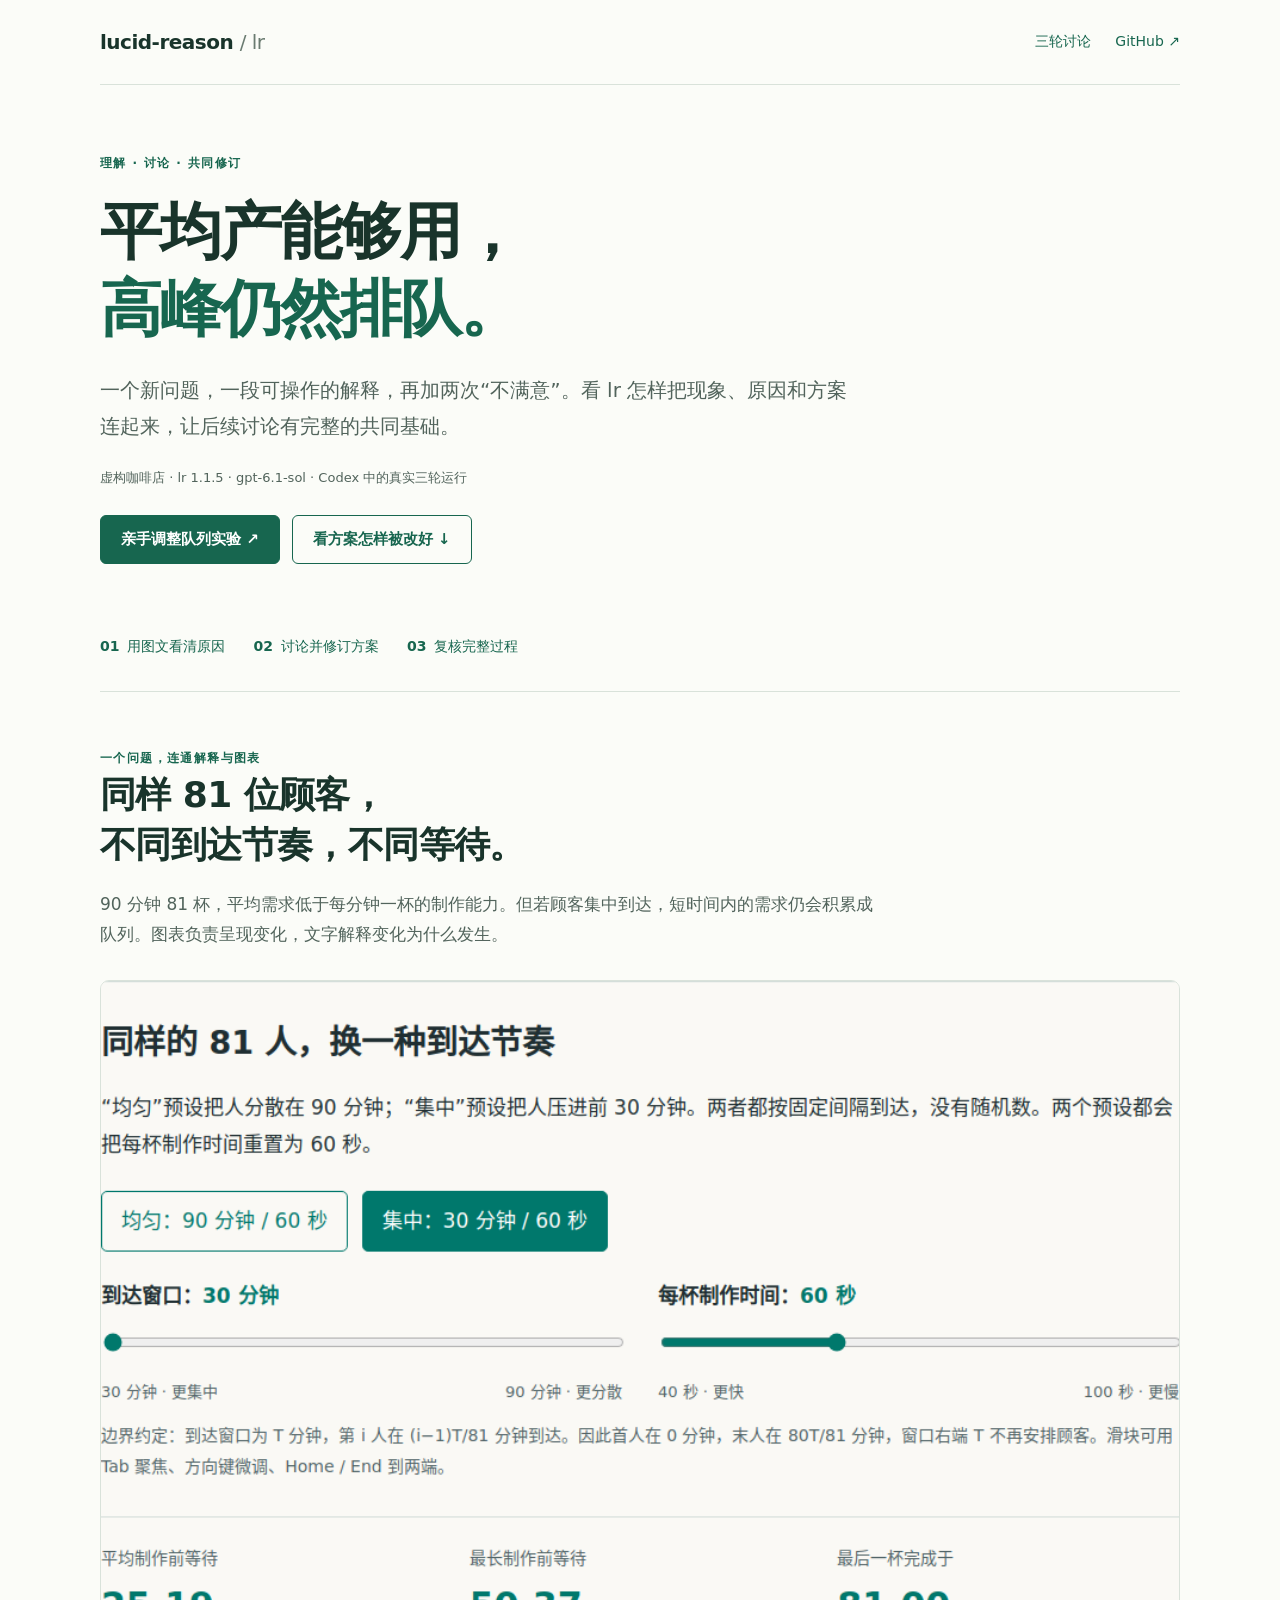
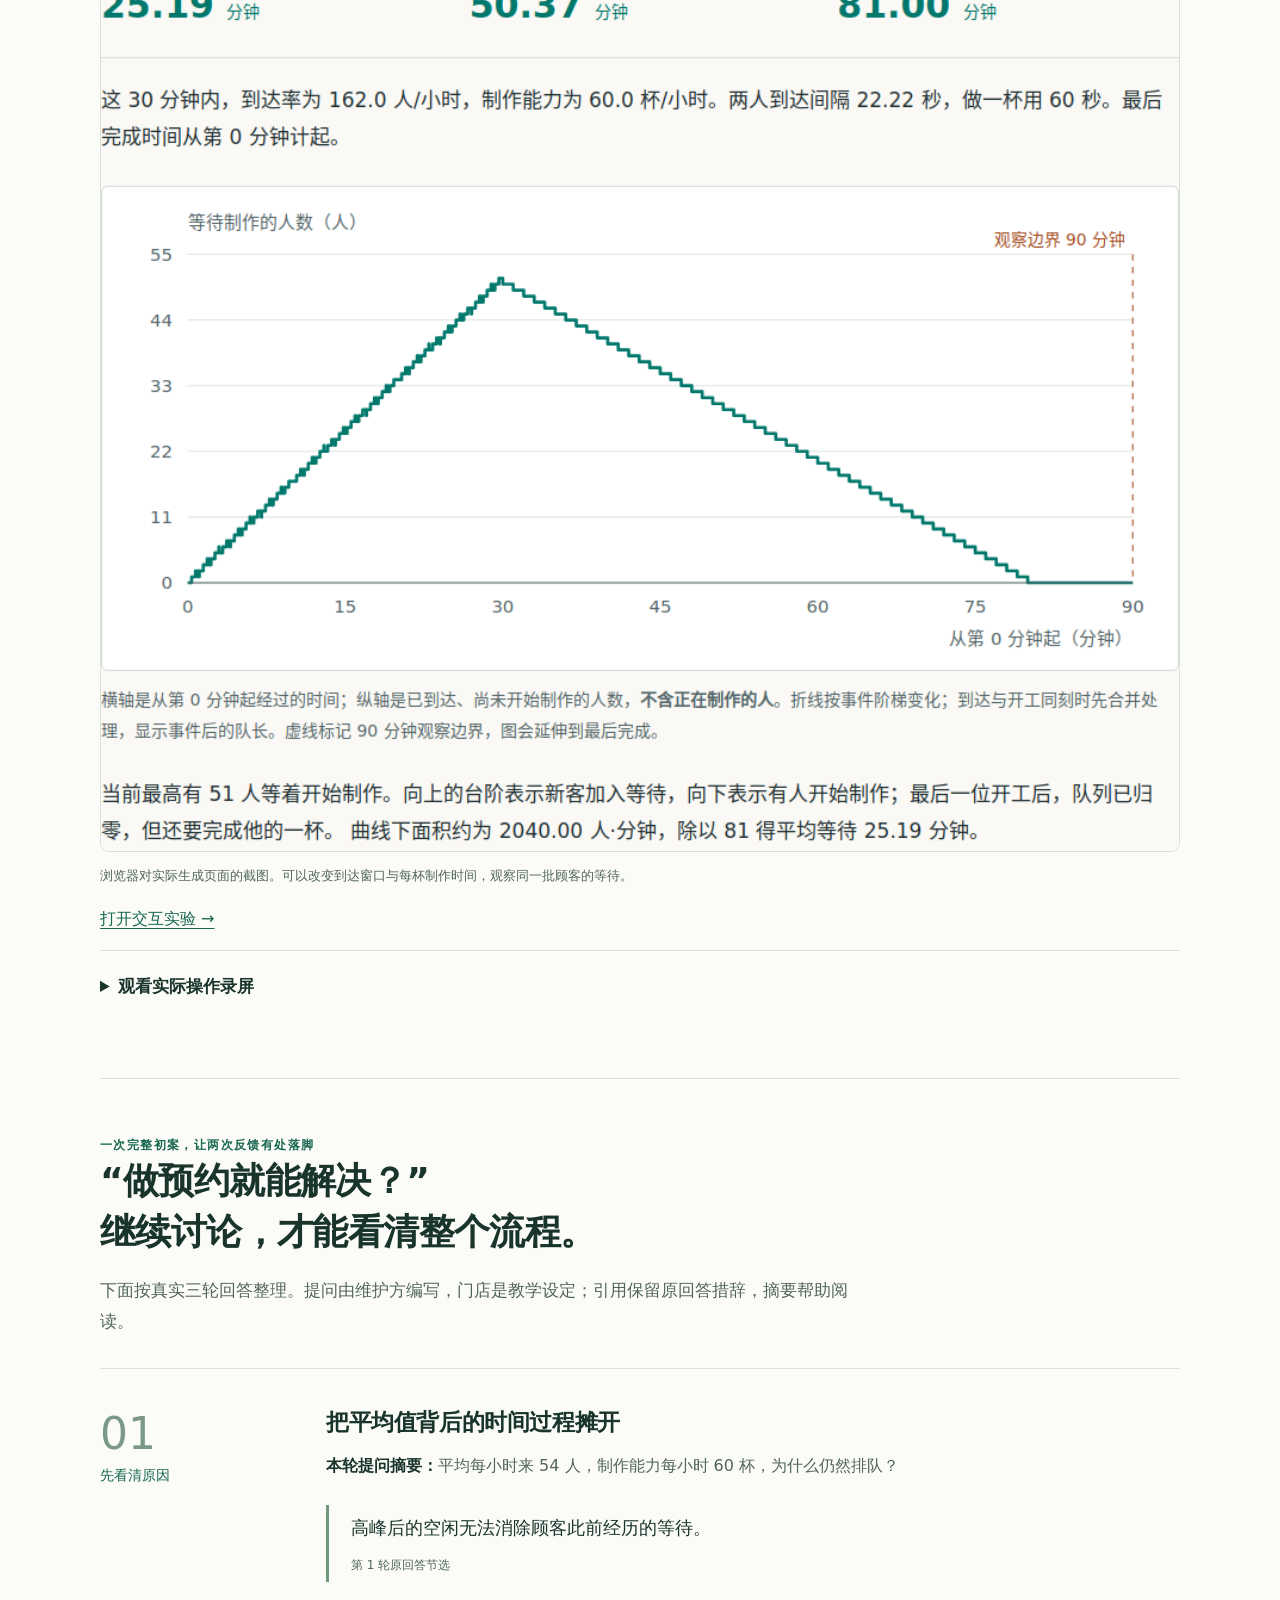
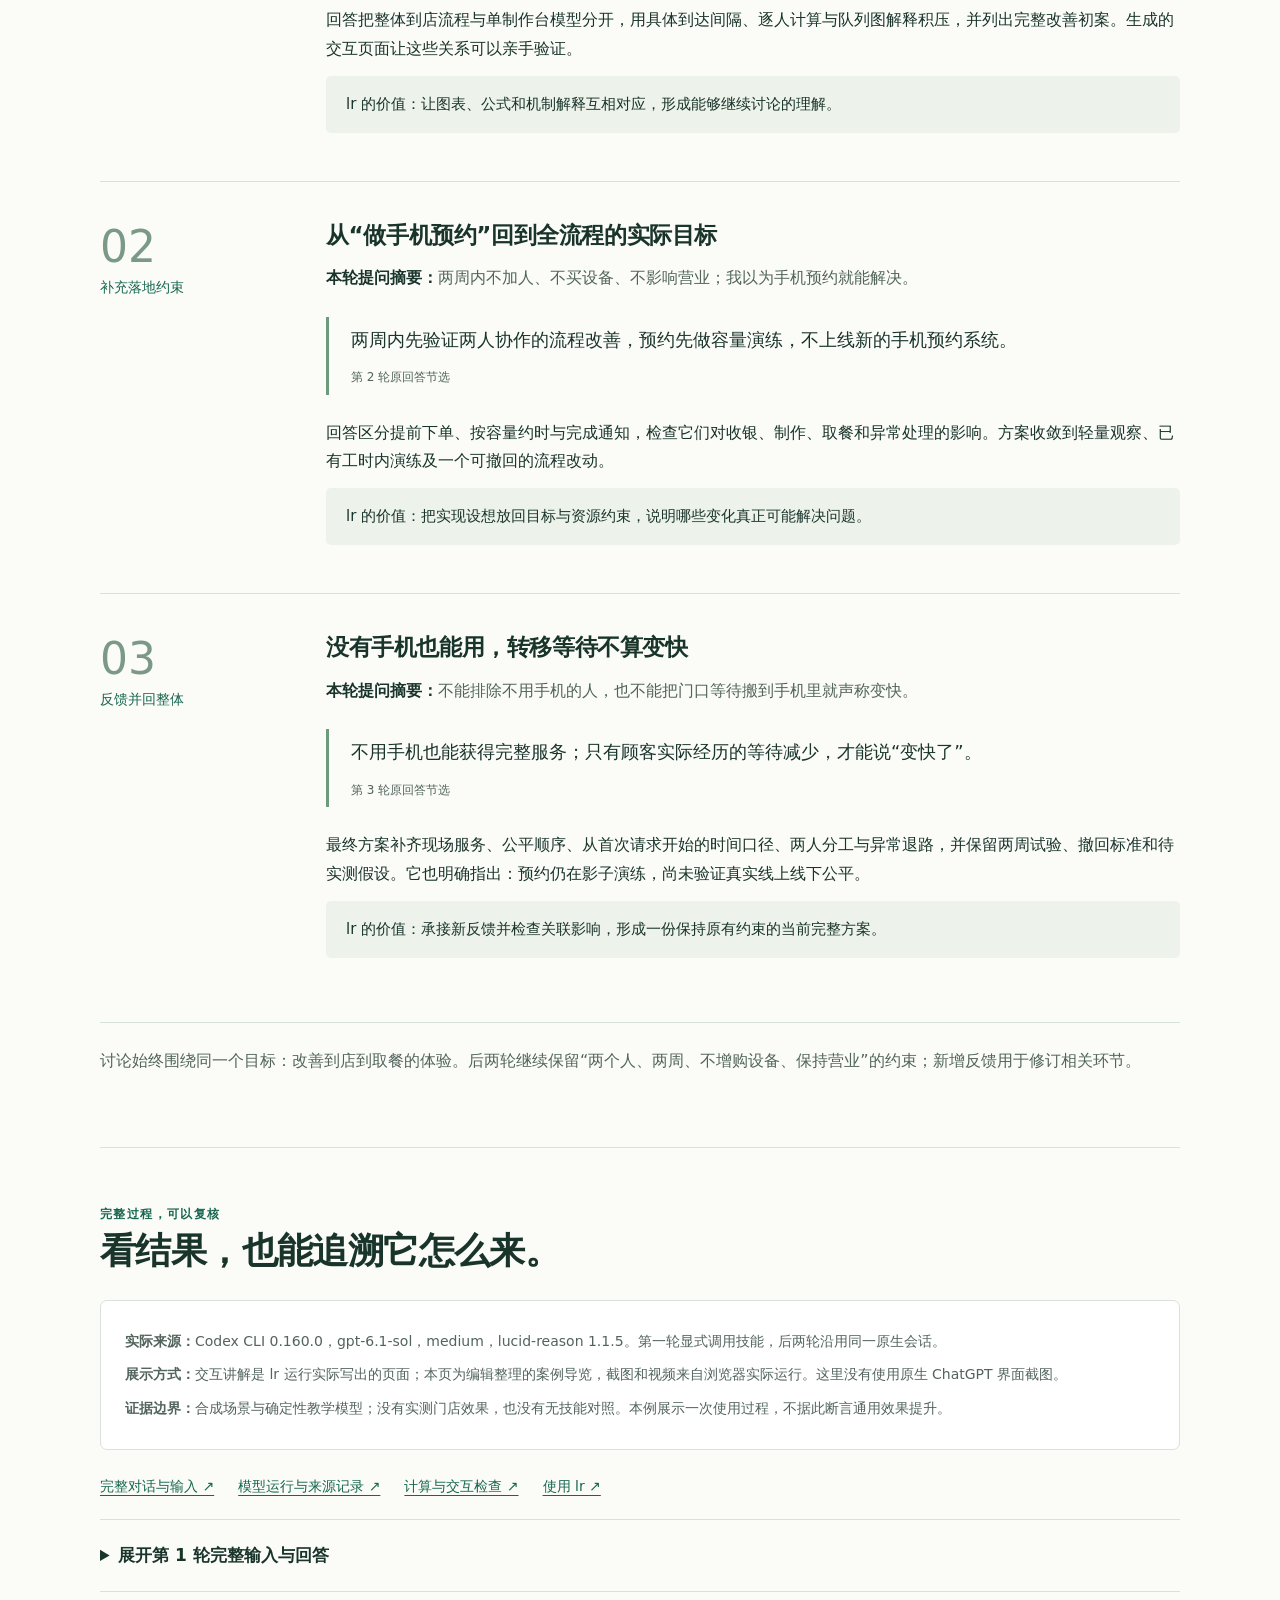
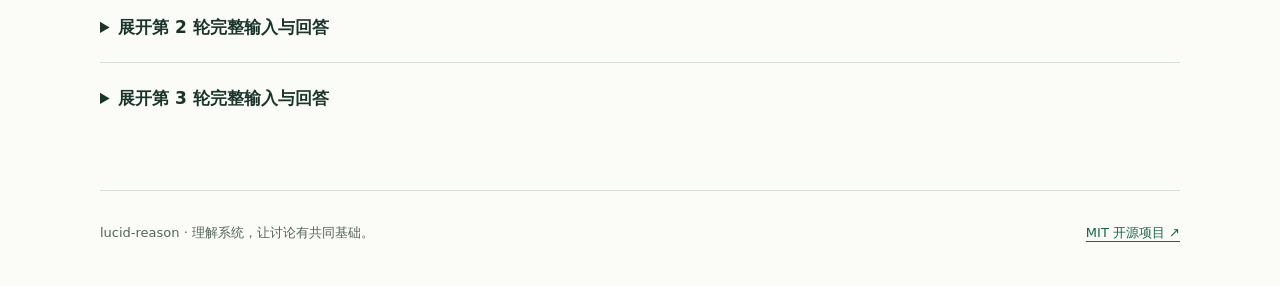
<file: docs/index.html>
<!doctype html>
<html lang="zh-CN"><head><meta charset="utf-8"><meta name="viewport" content="width=device-width,initial-scale=1"><meta name="description" content="看 lucid-reason 如何用图文和可操作实验解释问题，再通过三轮讨论修订完整方案。全新排队案例，包含真实运行记录、浏览器录屏与可复核计算。"><title>lucid-reason · 把原因讲清，把方案一起改好</title><link rel="stylesheet" href="showcase.css"></head><body>
<nav aria-label="主导航"><strong>lucid-reason <span style="font-weight:400;color:#6a7b71">/ lr</span></strong><div class="links"><a class="optional" href="#conversation">三轮讨论</a><a href="https://github.com/aikuozone/lucid-reason">GitHub ↗</a></div></nav>
<main><header class="hero"><div class="eyebrow">理解 · 讨论 · 共同修订</div><h1>平均产能够用，<br><span>高峰仍然排队。</span></h1><p class="lead">一个新问题，一段可操作的解释，再加两次“不满意”。看 lr 怎样把现象、原因和方案连起来，让后续讨论有完整的共同基础。</p><p class="meta">虚构咖啡店 · lr 1.1.5 · gpt-6.1-sol · Codex 中的真实三轮运行</p><div class="actions"><a class="button" href="demos/queue-lab/">亲手调整队列实验 ↗</a><a class="button secondary" href="#conversation">看方案怎样被改好 ↓</a></div></header>
<div class="path"><a href="#explain"><b>01</b>用图文看清原因</a><a href="#conversation"><b>02</b>讨论并修订方案</a><a href="#sources"><b>03</b>复核完整过程</a></div>
<section id="explain" class="section"><div class="eyebrow">一个问题，连通解释与图表</div><h2>同样 81 位顾客，<br>不同到达节奏，不同等待。</h2><p class="intro">90 分钟 81 杯，平均需求低于每分钟一杯的制作能力。但若顾客集中到达，短时间内的需求仍会积累成队列。图表负责呈现变化，文字解释变化为什么发生。</p><figure class="preview"><a href="demos/queue-lab/"><img src="assets/queue-lab/desktop.png" width="904" height="1233" alt="lr 实际生成的排队交互讲解：到达时间、制作速度、排队曲线与等待指标"></a><figcaption>浏览器对实际生成页面的截图。可以改变到达窗口与每杯制作时间，观察同一批顾客的等待。</figcaption></figure><p><a href="demos/queue-lab/">打开交互实验 →</a></p><details><summary>观看实际操作录屏</summary><p class="disclosure">实际操作生成的页面，再回到案例页阅读三轮讨论；没有重演生成过程。</p><video controls preload="metadata" poster="assets/queue-lab/desktop.png"><source src="assets/queue-lab/walkthrough.webm" type="video/webm">浏览器不支持内嵌播放，<a href="assets/queue-lab/walkthrough.webm">打开录屏</a>。</video></details></section>
<section id="conversation" class="section"><div class="eyebrow">一次完整初案，让两次反馈有处落脚</div><h2>“做预约就能解决？”<br>继续讨论，才能看清整个流程。</h2><p class="intro">下面按真实三轮回答整理。提问由维护方编写，门店是教学设定；引用保留原回答措辞，摘要帮助阅读。</p>
<article class="story"><div class="stage"><b>01</b>先看清原因</div>
<div><h3>把平均值背后的时间过程摊开</h3><p class="prompt"><strong>本轮提问摘要：</strong>平均每小时来 54 人，制作能力每小时 60 杯，为什么仍然排队？</p>
<blockquote><p>高峰后的空闲无法消除顾客此前经历的等待。</p><div class="quote-label">第 1 轮原回答节选</div></blockquote>
<p>回答把整体到店流程与单制作台模型分开，用具体到达间隔、逐人计算与队列图解释积压，并列出完整改善初案。生成的交互页面让这些关系可以亲手验证。</p><p class="why">lr 的价值：让图表、公式和机制解释互相对应，形成能够继续讨论的理解。</p></div></article>
<article class="story"><div class="stage"><b>02</b>补充落地约束</div>
<div><h3>从“做手机预约”回到全流程的实际目标</h3><p class="prompt"><strong>本轮提问摘要：</strong>两周内不加人、不买设备、不影响营业；我以为手机预约就能解决。</p>
<blockquote><p>两周内先验证两人协作的流程改善，预约先做容量演练，不上线新的手机预约系统。</p><div class="quote-label">第 2 轮原回答节选</div></blockquote>
<p>回答区分提前下单、按容量约时与完成通知，检查它们对收银、制作、取餐和异常处理的影响。方案收敛到轻量观察、已有工时内演练及一个可撤回的流程改动。</p><p class="why">lr 的价值：把实现设想放回目标与资源约束，说明哪些变化真正可能解决问题。</p></div></article>
<article class="story"><div class="stage"><b>03</b>反馈并回整体</div>
<div><h3>没有手机也能用，转移等待不算变快</h3><p class="prompt"><strong>本轮提问摘要：</strong>不能排除不用手机的人，也不能把门口等待搬到手机里就声称变快。</p>
<blockquote><p>不用手机也能获得完整服务；只有顾客实际经历的等待减少，才能说“变快了”。</p><div class="quote-label">第 3 轮原回答节选</div></blockquote>
<p>最终方案补齐现场服务、公平顺序、从首次请求开始的时间口径、两人分工与异常退路，并保留两周试验、撤回标准和待实测假设。它也明确指出：预约仍在影子演练，尚未验证真实线上线下公平。</p><p class="why">lr 的价值：承接新反馈并检查关联影响，形成一份保持原有约束的当前完整方案。</p></div></article>
<p class="invariants">讨论始终围绕同一个目标：改善到店到取餐的体验。后两轮继续保留“两个人、两周、不增购设备、保持营业”的约束；新增反馈用于修订相关环节。</p></section>
<section id="sources" class="section"><div class="eyebrow">完整过程，可以复核</div><h2>看结果，也能追溯它怎么来。</h2><div class="source"><p><strong>实际来源：</strong>Codex CLI 0.160.0，gpt-6.1-sol，medium，lucid-reason 1.1.5。第一轮显式调用技能，后两轮沿用同一原生会话。</p><p><strong>展示方式：</strong>交互讲解是 lr 运行实际写出的页面；本页为编辑整理的案例导览，截图和视频来自浏览器实际运行。这里没有使用原生 ChatGPT 界面截图。</p><p><strong>证据边界：</strong>合成场景与确定性教学模型；没有实测门店效果，也没有无技能对照。本例展示一次使用过程，不据此断言通用效果提升。</p></div><div class="sources"><a href="https://github.com/aikuozone/lucid-reason/blob/main/examples/queue-lab/conversation.md">完整对话与输入 ↗</a><a href="https://github.com/aikuozone/lucid-reason/tree/main/examples/queue-lab/source">模型运行与来源记录 ↗</a><a href="assets/queue-lab/capture.json">计算与交互检查 ↗</a><a href="https://github.com/aikuozone/lucid-reason/blob/main/docs/installation.md">使用 lr ↗</a></div>
<details id="turn-1"><summary>展开第 1 轮完整输入与回答</summary>
<p class="label">完整输入（含实际运行前缀）</p><pre class="verbatim full-prompt">当前是离线测试；不要联网或调用外部连接。可读取工作区中已安装的技能。只为当前任务操作工作区中提供的项目文件，不修改评测环境或技能。缺少信息时说明假设，不虚构来源、数据或工具执行结果。

使用 $systematic-knowledge-construction 完成下面的任务。

我在构思一家虚构小咖啡店的早高峰改善方案，也想真正理解排队是怎么发生的。教学设定：观察 90 分钟，81 位顾客，每人一杯；一名收银、一名制作者，先只把制作当作单服务台，固定每杯 60 秒，先到先做。81 人可以在 90 分钟里均匀到达，也可以集中在前 30 分钟均匀到达。这些全部是合成条件，不是真实门店数据。

为什么平均每小时 54 杯、制作能力每小时 60 杯，仍然可能让人等很久？请把整体流程、关键机制、可算的小例子、图和解释连起来，并给我一份可以讨论的改善初案。不要把假设算出的结果说成真实经营成效。

为便于我亲手理解，请实际写出 explanation.html：一个可以离线直接打开的完整中文交互讲解页面，CSS、SVG 和 JavaScript 都在单文件内，不用外部依赖或网络。让我调节“到达窗口（30–90 分钟）”和“每杯制作时间（40–100 秒）”，有均匀/集中两个预设。用同一批 81 人、先到先做的确定性模拟，展示排队曲线、平均和最长制作前等待、最后完成时间，并把图和公式解释清楚。单独说明模型没包括的收银、取餐等现实瓶颈；制作前等待与到店到取餐不是同一指标。要求图轴/单位、边界、移动端与键盘可用。

呈现希望像一篇易读的可交互科普：浅色底、清楚的大标题、解释紧挨图表，少装饰，避免一屏密集卡片。提供能复核计算的页面接口 window.queueLab.simulate(arrivalWindowMinutes, serviceSeconds)，返回每位顾客的 arrival/start/finish/wait 分钟记录与 summary（meanWait,maxWait,lastFinish）。在最终回复给出完整解释及方案，不要只回复文件路径。</pre>
<p class="label">完整最终回答（Markdown 文本；临时文件链接已替换）</p><pre class="verbatim">已完成 [explanation.html](demos/queue-lab/)，可直接离线打开。单文件包含中文讲解、参数滑块、两个预设、排队曲线、81 人逐条记录，以及 `window.queueLab.simulate(T, seconds)` 接口。

**平均能力够用，不代表高峰时来得及做。** 81 人分布在 90 分钟里，平均确实是每小时 54 人；但如果全部集中在前 30 分钟到达，这段时间的到达率就是每小时 162 人，超过每小时 60 杯的制作能力。前一杯还没做完，下一位已经到了，队列便不断积累。高峰后的空闲无法消除顾客此前经历的等待。

页面明确约定：首人在第 0 分钟到达，此后每隔 `T/81` 分钟来一人，末人在 `80T/81` 分钟到达。按这个约定：

| 合成情景 | 平均制作前等待 | 最长制作前等待 | 最后一杯完成于 |
|---|---:|---:|---:|
| 90 分钟均匀到达，每杯 60 秒 | 0 分钟 | 0 分钟 | 第 89.89 分钟 |
| 前 30 分钟均匀到达，每杯 60 秒 | 25.19 分钟 | 50.37 分钟 | 第 81 分钟 |
| 前 30 分钟均匀到达，每杯 40 秒 | 11.85 分钟 | 23.70 分钟 | 第 54 分钟 |

计算依据是：**开始时间 = 到达时间与前一杯完成时间中的较晚者；等待 = 开始 − 到达。**

集中预设中，两人到达间隔约 22.22 秒，制作却需要 60 秒。第二位在第 0.370 分钟到达，第 1 分钟才能开工，等待约 0.630 分钟；第三位等待约 1.259 分钟。积压逐人增加，直到末位等待约 50.37 分钟。

图中纵轴统计“已到达但尚未开始制作”的人数，不含正在制作的人；曲线下面积等于全部顾客等待时间之和。图会延伸到最后完成，避免隐藏观察窗口之后的积压。

**改善初案应同时看到达节奏与制作过程：**

1. **先记录整条流程。** 分别记录到店、点单完成、开始制作、制作完成、取餐时间，按短时间段看客流与积压出现在哪里。
2. **尝试分散需求。** 可讨论自愿分时预约及取餐容量限制；预点单若仍集中同时取餐，制作拥堵可能继续存在。
3. **减少可避免的制作耗时。** 试验提前备料、优化摆放、减少走动或精简高峰菜单，再实测质量与耗时。
4. **根据瓶颈决定增援。** 支援补料或交付可能释放制作者时间；增加制作者则需确认设备和空间支持并行。
5. **小范围比较后再保留。** 在客流和菜单相近的条件下，比较等待、到店到取餐时间、返工、人工成本及员工负担。

这些都是待验证的方案。表中收益仅为假设下的模拟结果，不能当作真实经营成效。现实中的收银、设备争用、补料和取餐拥堵均未计入；**制作前等待也不等于到店到取餐总时间。**

已用本地 JavaScript 引擎核验全部 3,721 组整数参数组合、输入边界、预设事件及图形面积计算。页面无外部依赖；移动端适配与键盘操作已实现，但当前环境没有浏览器，未进行实际浏览器视觉验收。</pre></details>
<details id="turn-2"><summary>展开第 2 轮完整输入与回答</summary>
<p class="label">完整输入（含实际运行前缀）</p><pre class="verbatim full-prompt">当前是离线测试；不要联网或调用外部连接。可读取工作区中已安装的技能。只为当前任务操作工作区中提供的项目文件，不修改评测环境或技能。缺少信息时说明假设，不虚构来源、数据或工具执行结果。

初案里我更重视能落地的流程改善。补充硬约束：未来两周不能加人、不能购置设备，仍然一名收银、一名制作者；不能让改流程影响当天正常营业。我原先以为做手机预约就能解决排队。请分析这个想法对整个到店—下单—制作—取餐系统意味着什么，修订为一套两周内可验证的完整方案，解释取舍和不能承诺的部分。沿用前面的教学模型，但不要修改 explanation.html。</pre>
<p class="label">完整最终回答（Markdown 文本；临时文件链接已替换）</p><pre class="verbatim">**手机预约可以减少顾客在店里等的时间，但只有它真正分散了制作需求，才可能减少制作排队。** 如果只是提前收单，却允许所有人预约同一个早高峰，拥堵可能从收银转到制作，再转到取餐。

在你给出的约束下，我建议：**两周内先验证两人协作的流程改善，预约先做容量演练，不上线新的手机预约系统。** 这样可以检验关键假设，同时避免开发、维护和处理预约异常占用营业人力。

以下沿用教学条件，不修改 explanation.html，也不把推导当作门店实绩。暂假设可使用已有订单凭据、纸笔和时钟；不假设已有预约软件或自动通知能力。

### 手机预约会改变整条流程

| 环节 | 预约可能带来的帮助 | 需要一起解决的问题 |
|---|---|---|
| 到店前 | 顾客提前表达需求，选择时间 | “预约成功”究竟代表已收单，还是承诺届时可取？ |
| 下单、付款 | 可能减少现场点单时间 | 谁确认订单、处理修改、查付款和防重复？手工抄单可能增加收银工作 |
| 制作 | 按容量分时接单，可能平滑需求 | 预约与现场订单共用一名制作者，不能各算一套容量 |
| 到店、取餐 | 做好后到店，可能缩短现场停留 | 提前到、迟到、找单、核对和集中取餐可能形成新队列 |
| 异常处理 | 明确规则可以减少争执 | 缺货、取消、爽约、延迟、重做由现有两人处理，不能假定没有成本 |

所以要把三个功能分开：

- **提前下单**解决信息提前到达的问题。
- **按容量预约时段**尝试改变需求的时间分布。
- **完成后通知**尝试减少到店后的等待。

它们不是同一种改善。只有提前下单而没有容量限制，甚至可能让制作队列更快堆起来。

还要区分三个指标：**下单到可取、到店到取餐、制作前等待。** 顾客预约后在别处等，现场队伍虽然短了，下单到可取未必缩短；如果因此更方便，仍然有价值，但应如实描述。

### 教学模型能告诉我们什么

仍采用首人在第 0 分钟到达、其后每隔 `T/81` 分钟来一人的约定：

| 合成条件，均为每杯 60 秒 | 平均制作前等待 | 最长制作前等待 |
|---|---:|---:|
| 前 30 分钟来完 81 人 | 25.19 分钟 | 50.37 分钟 |
| 分散在 60 分钟 | 10.37 分钟 | 20.74 分钟 |
| 分散在 90 分钟 | 0 分钟 | 0 分钟 |

**如果手机预约不改变这 81 张订单进入制作队列的时刻，也不改变每杯耗时，模型中的等待就不会改变。**

集中情景里，81 杯需要 81 分钟制作劳动；前 30 分钟最多完成 30 杯。剩余工作必须在之后继续做。收单更方便无法补上这段制作时间。

这些结果也说明取舍：预约分流需要顾客接受更晚的时段；如果大家都必须在同一时间拿到咖啡，就不能靠重新命名队列解决供需缺口。而实际预约若引入提前制作、预约优先或不同取餐期限，就已经改变了原模型的规则，不能直接套用上表。

### 两周内实际验证的方案

本轮目标是：**减少找单、重复确认和交接造成的可避免延误，同时确认预约究竟有没有实施价值。** 不把“新增预约功能”作为完成标准。

严格说，任何营业中试验都不能保证零影响。针对“不能影响正常营业”的硬约束，采用停业时演练、营业时少量观察和随时撤回；若连轻微流程变化也不允许，第二周同样只做影子演练，不向顾客启用。

| 时间 | 要做的事 | 营业保护与交付 |
|---|---|---|
| 第 1–3 天 | 记录基线，判断积压出现在哪里 | 不改变服务规则；形成高峰时间分布和问题清单 |
| 第 4–7 天 | 继续基线观察，在既有非营业准备时间演练交接与预约排程 | 不接真实预约、不承诺取餐时刻；确认两人能否完成新动作 |
| 第 8–12 天 | 对发现的主要问题，只试一个流程改动 | 每天开门前决定是否启用；高峰中不换规则，有问题立即恢复 |
| 第 13–14 天 | 汇总可比记录，复核异常与预约容量演练 | 决定保留、撤回或继续观察，不把两周结果外推为长期成效 |

这里的“准备时间”必须在既有工时内，不能靠延长上班、少休息或增加闭店工作来换取表面改善。若两周内营业日较少，就减少试验范围，不压缩验证要求。

**第一周记录要足够轻，不能让测量本身成为瓶颈。**

优先使用现有凭据上的时间；缺失时，可对每第五笔订单做抽样，记录同一订单的到店、下单完成、开始制作、制作完成、取餐时间。收银记录自己环节，制作者记录自己环节，忙时跳过并标记缺失，不能要求制作者为计时停工。

同时，在能自然观察时记录：

- 收银前、制作前、待取餐分别积压多少；
- 制作者空闲时是否仍有待做订单；
- 找单、问配方、补料、重做或核对取餐是否打断制作。

若已有时钟精度不足以判断几十秒差异，就只分析分钟级等待，不声称测出了每杯节省几秒。漏记如果集中发生在最忙时段，也要承认结果可能低估拥堵。

**第二周的默认候选，是整理订单交接。** 具体做法是在现有凭据上使用统一编号，明确杯型与必要选项，订单只交接一次、进入一个固定位置，完成凭据与未完成凭据分开；制作者沿用先到先做，避免口头单、重复抄单和来回找单。

分工保持清楚：

- 收银负责一次确认订单信息、交接订单，以及原有收银工作。
- 制作者负责按序制作、标记完成，不承担手机消息或预约咨询。
- 取餐沿用现有责任分工，用同一编号核对；不额外要求顾客再次排收银队领杯。

这项改动只在基线确实发现交接损耗时启用。如果订单本来就传递清楚、制作者始终连续忙碌，就没有理由强推它。此时应针对已观察到的补料或寻找问题，在原有准备时间内调整摆放或补齐物料，并把它作为唯一试验改动。

本轮先保持菜单、价格和先到先做规则稳定，避免同时改变多个因素后无法解释结果。

### 预约先演练“能否兑现”，再决定是否上线

利用第一周的订单时刻，在营业之外把历史订单排进虚拟预约表，**不联系顾客、不收款、不改变真实订单**。演练至少检查：

1. 现场订单照常到来时，还剩多少制作余量？
2. 哪些预约时段必须拒绝或提供更晚时间？
3. 早到、迟到、缺货和延迟时，两人分别要增加什么工作？
4. 顾客是否真的愿意接受可提供的时间？排程计算不能代替这项证据。

预约额度应满足：

&gt; 可用于预约的制作时间  
&gt; ＝时段可用制作时间－已有承诺工作－现场订单预留－异常余量。

例如，**仅作示意**：5 分钟理论上可做 5 杯；若为现场需求留 3 杯、为异常留 1 杯，就只剩 1 杯预约额度。这里的“3”和“1”都要由观察确定，不能直接作为真实门店配置。积压还要跨时段结转，不能每过 5 分钟就当作队列重新归零。

未来若启用预约，至少要先明确：

- 预约与现场共用容量，预约不自动插队；
- 早到不提前挤占已承诺工作，迟到或爽约不让制作者空等；
- 每单有唯一编号和明确状态，避免现场再次下单导致重复制作；
- 延迟、缺货、取消和退款由谁处理；
- 暂停新增预约后，已经接受的订单仍有履约安排。

这些规则也有成本。如果没有现成工具，靠收银在高峰手工接手机单、查消息和通知顾客，很可能削弱本来要改善的流程。因此，本轮不承诺上线手机预约。

### 怎样判断值得保留

开始试验前先约定判据，不能看完数据再挑有利指标。可以把“平均制作前等待下降 20%”设为**讨论用目标**，但是否达标还必须同时检查：

- 到店到取餐时间有没有变差，尤其是现场顾客；
- 较长等待是否改善，不能只看平均值；
- 错单、返工、漏单和查单次数有没有增加；
- 收银与制作者是否增加了工作负担或延长了工作时间。

比较时尽量匹配同星期、同一早高峰、相近到达量和菜单组合，并保留按 5 分钟划分的客流。**客流变少导致等待变短，不能归功于新流程。** 样本少或漏记严重时，结果只能作为方向线索，不能宣称已经证明因果。

一旦新流程造成找单、重复制作、职责混乱或明显阻塞服务，当天恢复原流程。收银或制作者任何一人都可以触发撤回，不必等两周结束。

两周后，合理的交付是：一套经演练、可撤回的两人协作办法；一组说明局限的前后记录；以及预约值得继续验证或暂缓的依据。**不能承诺消除高峰排队、稳定达到模型等待值、让顾客愿意错峰，或在不增加资源的情况下兑现所有人想要的取餐时刻。**</pre></details>
<details id="turn-3"><summary>展开第 3 轮完整输入与回答</summary>
<p class="label">完整输入（含实际运行前缀）</p><pre class="verbatim full-prompt">当前是离线测试；不要联网或调用外部连接。可读取工作区中已安装的技能。只为当前任务操作工作区中提供的项目文件，不修改评测环境或技能。缺少信息时说明假设，不虚构来源、数据或工具执行结果。

还有一个我不满意的地方：一些顾客不用手机，不能把他们排除在外；也不能把门口等待搬到手机里就声称变快了。请把这个反馈并回完整方案，讲清线上线下公平、等待时间从哪里开始计算、店员如何操作、异常怎么处理，以及两周后根据什么决定保留还是撤回。最后整理当前共识和仍需实测的假设。不要修改 explanation.html。</pre>
<p class="label">完整最终回答（Markdown 文本；临时文件链接已替换）</p><pre class="verbatim">这两条反馈应成为方案的验收条件：**不用手机也能获得完整服务；只有顾客实际经历的等待减少，才能说“变快了”。** 手机预约仍可作为候选工具，但不能成为必经入口，也不能通过隐藏远程等待来证明改善。

下面整合为当前版本。继续沿用教学模型，不修改 explanation.html；两周内不加人、不购置设备、不上线新预约系统。

**1. 服务规则：同一套容量，手机没有插队权**

两周试验中，所有实际订单沿用一个制作队列、先到先做。顾客现场点单、付款、获得订单编号、核对取餐，都必须可以不用手机完成。二维码、账号、手机支付或推送通知不能成为服务前提。

手机预约只做影子演练：用记录推演时段容量，不接受真实预约，不向顾客承诺取餐时刻。因此，本轮不会产生线上订单挤占现场顾客的问题，但也**不能声称已经验证线上线下公平**。

未来若试行真实预约，应先满足这些规则：

- **同样的价格、菜单、改取消规则与服务待遇。** 不能因为现场点单就自动排到所有手机订单后面。
- **预约与现场订单共用制作容量。** 不能线上放一套额度、现场再接一套额度。
- **保留现场服务能力。** 不能把全部高峰产能提前在线上售完；现场预留多少，需要实测。
- **提供不依赖个人手机的预约入口。** 如由收银在现有营业时间代登记；只有确实已有且有人处理的电话渠道才可纳入，不能凭空增加接电话工作。
- **公开顺序。** 若以后采用“按预约时段制作”，就必须向两类顾客解释时段规则，不能一面宣传先到先做，一面暗中让预约插队。

共享名额只是起点：手机顾客可能更容易提前抢到时段，因此还要检查现场顾客能否获得合理服务，而不能仅凭“大家看到同一套名额”认定公平。

**2. 等待从哪里算：保留完整时间线**

每单尽量记录六个事件：

&gt; 首次提出服务请求 → 订单确认 → 开始制作 → 制作完成 → 通知或叫号 → 实际取餐

现场顾客的起点应是**加入点单队列时**，不能从收银录入订单之后才开始计时。未来手机订单的起点是**首次提交请求时**，不能等店员确认、释放进制作队列或顾客到店后再计时。提交未成功、取消、放弃也要另行统计，不能只统计顺利取到咖啡的人。

| 指标 | 起止点 | 回答的问题 |
|---|---|---|
| 请求到取餐总历时 | 首次请求 → 实际取餐 | 顾客这笔需求经历了多久 |
| 请求到可取历时 | 首次请求 → 制作完成且可交付 | 门店何时准备好 |
| 到店到取餐 | 加入现场队列或到店报到 → 实际取餐 | 顾客在现场花了多久 |
| 制作前等待 | 订单具备制作条件、进入队列 → 开始制作 | 制作环节积压多久 |
| 完成后交付间隔 | 制作完成 → 实际取餐 | 是否堵在叫号、查单或领取 |

对于主动预约较晚时段的顾客，再记录**所选时段和是否按时可取**。提前一天预约产生的长历时，与门店延误不是一回事；但也不能把它无声删掉，再拿预约顾客的现场停留时间与现场顾客的完整等待比较。

公平比较至少同时看：两类顾客的请求到可取、到店到取餐、较长等待，以及预约履约情况。现场队伍变短，只能先称为“现场停留减少”。

教学模型的边界也保持清楚：原模型把到达直接视为进入制作队列，省略收银和交付。因此，其“平均等待”只对应制作前等待，无法验证预约后的完整体验。

**3. 两名店员如何操作**

先假设可以使用已有订单凭据、纸笔和时钟；若这些条件不足，就缩小记录范围，不添置设备。

本轮默认候选改动是：**一个订单编号、一份有效凭据、一个固定交接位置。** 只有基线确实发现找单、漏交接或反复确认时才启用；若已有流程做得很好，就不为试验而改。

- **收银：** 一次确认必要信息，形成唯一编号，把完整订单放入固定位置。顾客无需手机，也能凭编号或原有方式取餐。高峰中不新增查看手机消息、手工接预约单的职责。
- **制作者：** 从唯一队列依次取单，完成后按原有交付分工叫号或交接，把完成凭据与待制作凭据分开。避免口头单绕过队列。
- **取餐：** 用同一编号核对，保留清楚的口头叫号方式。先检查是否能利用现有位置区分待取与待做，不增加一道必须回收银处办理的手续。
- **记录：** 优先复用现有时间信息。需要手记时抽样，例如每第五单；忙时停止记录并标明缺失，不能打断制作来追求数据完整。

若制作者持续忙碌、交接没有明显损耗，下一候选才是基于观察调整物料摆放或高峰前补齐物料。一次只试一个主要改动，准备工作必须放在既有工时内，不能靠提前上班或延迟下班制造“效率提升”。

**4. 异常处理必须有明确退路**

| 情况 | 本轮操作原则 |
|---|---|
| 找不到单、疑似重复单 | 先查唯一编号和原凭据，不直接再做一杯；记录原因 |
| 顾客没有手机、手机没电 | 正常点单和取餐，不要求扫码、登录或出示推送 |
| 漏听叫号、取错风险 | 保留口头核对与清楚编号；不能只靠手机通知 |
| 改单、缺货、返工 | 明确告知变化及预计影响；保留原请求时间，不能重新编号后把等待清零 |
| 顾客放弃或取消 | 记录已等多久及原因，单独报告，不从统计里悄悄消失 |
| 新流程造成混乱或增加负担 | 收银或制作者任一人可以停止试验，恢复原流程；核对未完成订单，防止漏单 |

未来真实预约还需增加早到、迟到、爽约、重复提交、通知失败等规则。早到不能自动插队；迟到不能让制作者空等；暂停新增预约不能取消已经接受的履约责任。这些目前只能演练，不能说已经验证。

**5. 两周安排与保留、撤回标准**

| 时间 | 工作 | 阶段产出 |
|---|---|---|
| 第 1–3 天 | 保持原流程，轻量记录三个环节的积压与抽样时间 | 判断主要损耗发生在哪里 |
| 第 4–7 天 | 继续基线；在既有非营业准备时间演练交接和预约容量 | 确认两人能操作，检查异常与撤回方法 |
| 第 8–12 天 | 仅试一个有证据支持、可立即恢复的改动 | 可比的前后记录、异常和工作负担记录 |
| 第 13–14 天 | 汇总并作决定 | 保留、撤回，或因证据不足延长观察 |

不能保证任何营业中变化绝无影响。若“不能影响正常营业”意味着连短暂流程变化也不接受，第二周同样只做影子演练，不对顾客启用新规则。

**开始试验前固定判断标准：**

- **有效性：** 请求到可取或到店到取餐是否改善，制作前等待的变化能否解释它。
- **公平性：** 不用手机者是否完整获得服务，现场顾客的较长等待是否恶化，有没有因入口不同被越过。
- **质量：** 错单、返工、漏单、取错是否增加。
- **人力：** 是否增加高峰操作、延长准备或收尾工时，是否打断正常休息。
- **可信度：** 比较时客流量、到达集中程度、菜单组合是否接近，最忙时段是否大量漏记。

平均制作前等待下降 20% 可以保留为**讨论用目标**，不能作为唯一通过条件。即使达到它，只要完整历时、现场顾客待遇或员工负担变差，也不能直接保留。

两周后的决策分三种：

- **保留：** 改善在多个可比时段重复出现，完整时间指标支持，公平、质量和人力条件均可接受。
- **撤回：** 出现入口排斥、隐性插队、重复漏单或明显增加营业负担；无需等满两周。
- **证据不足：** 客流不可比、样本少或漏记偏向忙时，则继续观察或维持原流程，不强行宣布成功。

预约影子演练即使排得下，也只说明某套假设下的排程可行；顾客是否接受时段、两人是否能稳定履约，仍需后续受控试验。

**当前共识**

1. 两周内不加人、不购设备、不上线新预约系统。
2. 不用手机者必须保有完整服务渠道。
3. 线上线下共用产能，不能让手机身份成为插队理由。
4. 同时报告完整历时、现场时间和制作前等待，不以转移等待冒充加速。
5. 营业优先；改动小范围、可撤回，测量也不能成为瓶颈。
6. 教学模型用于解释机制，不能充当真实经营成效证据。

**仍需实测的假设**

- 主要问题究竟是集中到达、制作本身，还是交接、补料与取餐打断。
- 统一交接能否减少损耗，且不增加两人的操作负担。
- 实际制作耗时及波动，现场需求应预留多少容量。
- 不用手机者是否遇到更长等待或更少选择。
- 顾客是否愿意错峰，以及可接受的预约时间范围。
- 预约管理与异常处理能否在现有人力内完成。

这轮要验证的是一套两人能稳定执行、顾客能公平使用的流程；手机预约是否值得加入，由这些证据决定。</pre></details>
</section></main><footer><span>lucid-reason · 理解系统，让讨论有共同基础。</span><span><a href="https://github.com/aikuozone/lucid-reason">MIT 开源项目 ↗</a></span></footer></body></html>
</file>
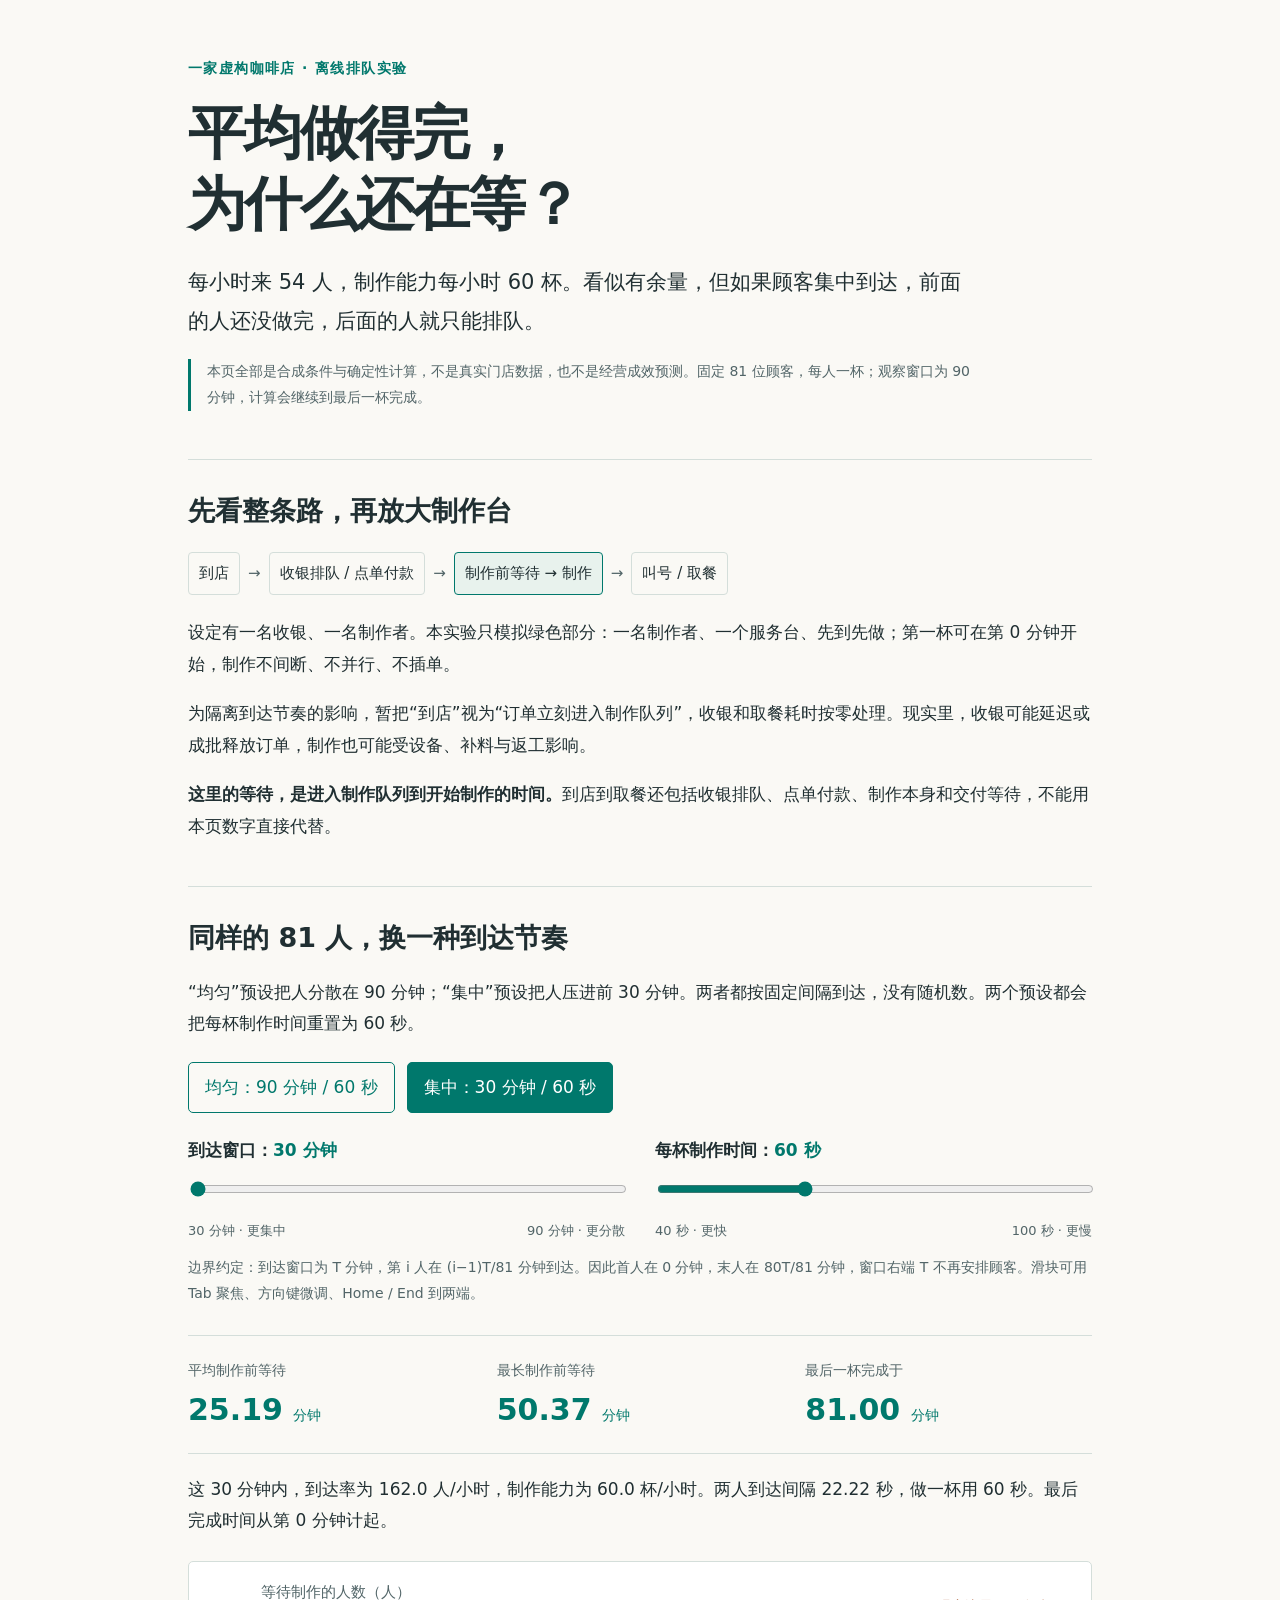
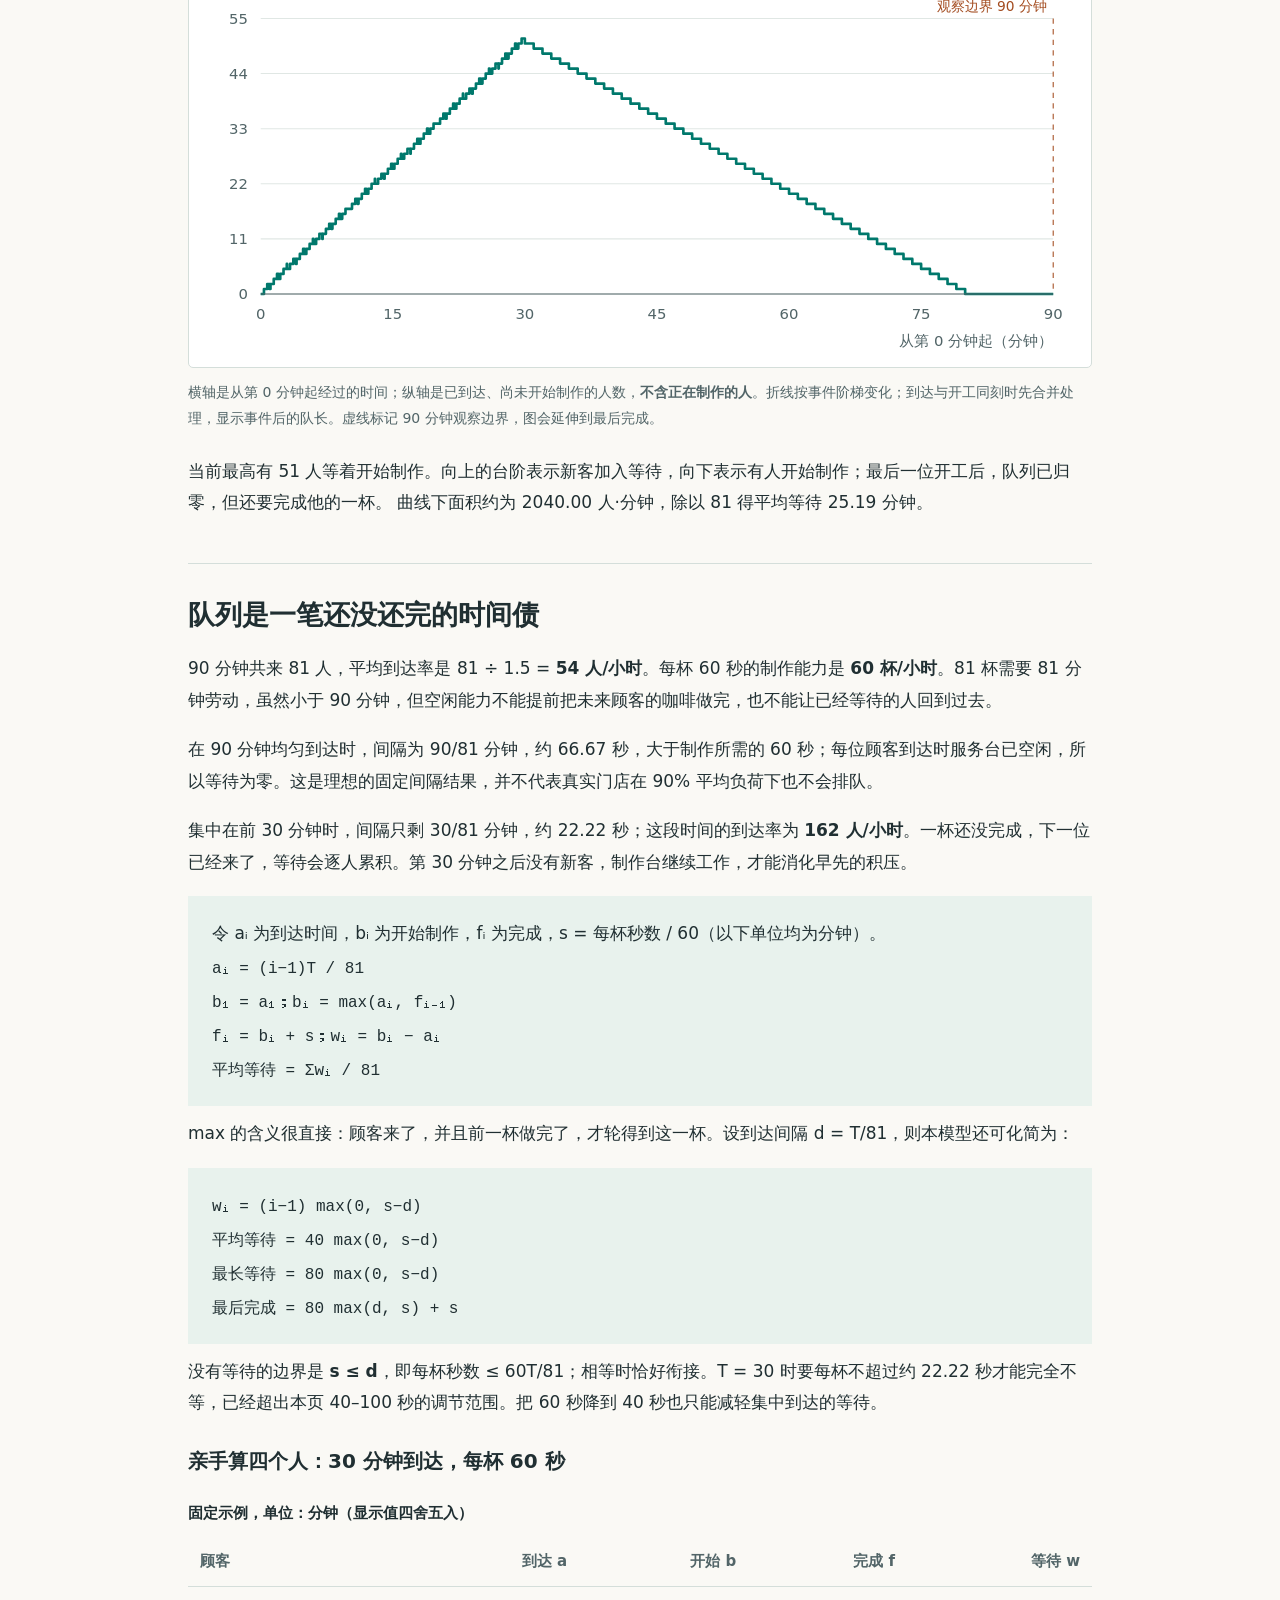
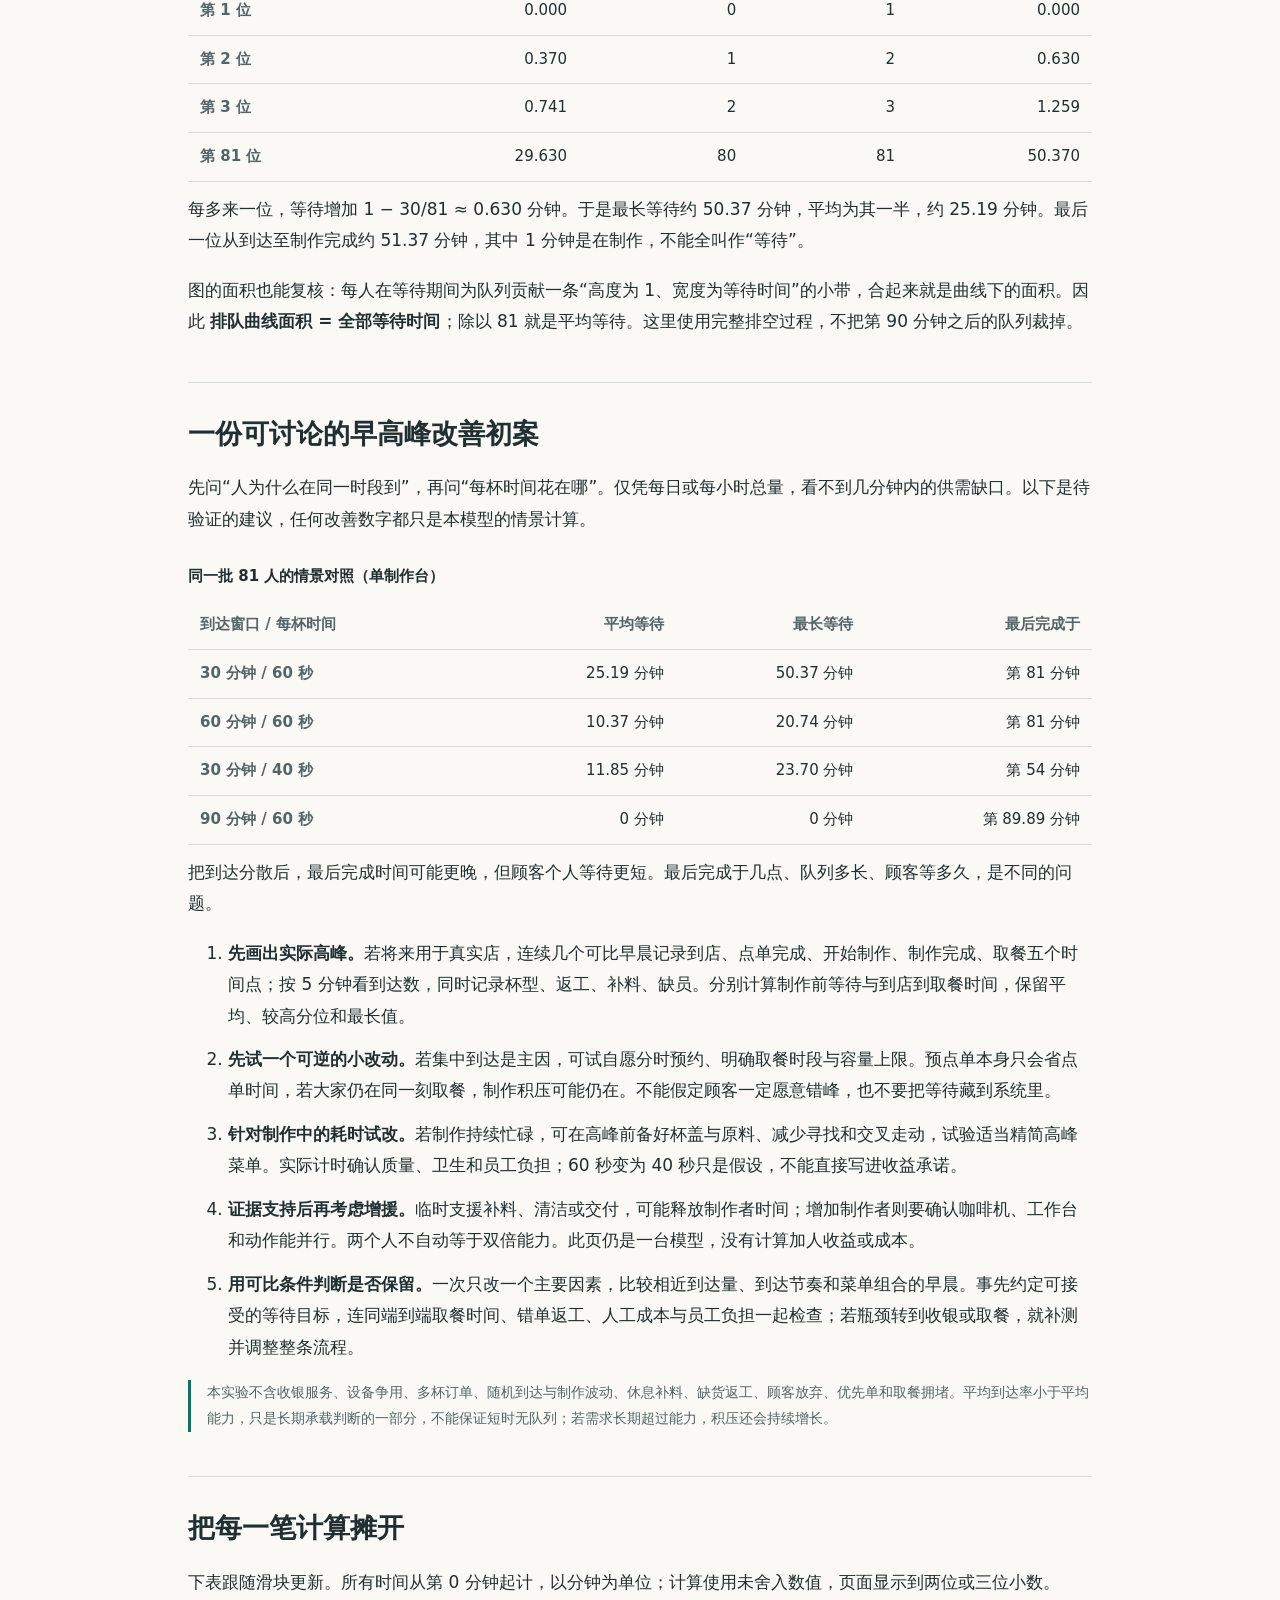
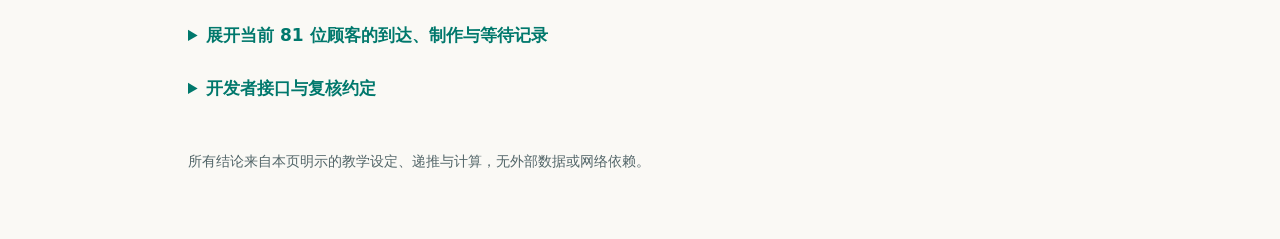
<file: docs/demos/queue-lab/index.html>
<!doctype html>
<html lang="zh-CN">
<head>
<meta charset="utf-8">
<meta name="viewport" content="width=device-width, initial-scale=1">
<meta name="color-scheme" content="light">
<title>为什么还在等？｜81 杯咖啡的排队实验</title>
<style>
:root{--paper:#faf9f5;--ink:#202f32;--muted:#526568;--line:#d4deda;--accent:#00786c;--soft:#e8f2ed;--warm:#a34c20}*{box-sizing:border-box}body{margin:0;background:var(--paper);color:var(--ink);font:17px/1.85 system-ui,-apple-system,"Segoe UI","Microsoft YaHei",sans-serif}main{max-width:960px;margin:auto;padding:56px 28px 64px}header{max-width:790px;margin-bottom:48px}.eyebrow{font-size:14px;color:var(--accent);letter-spacing:.1em;font-weight:700}h1{font-size:clamp(34px,6vw,58px);line-height:1.22;letter-spacing:-.035em;margin:16px 0 24px}h2{font-size:27px;line-height:1.4;margin:0 0 20px}h3{font-size:20px;margin:25px 0 10px}p{margin:12px 0 18px}section{border-top:1px solid var(--line);padding-top:32px;margin-top:44px}.lead{font-size:21px}.note,figcaption,.small{font-size:14px;color:var(--muted)}.note{border-left:3px solid var(--accent);padding-left:16px}strong{font-weight:700}a{color:var(--accent)}button,input{font:inherit}button{border:1px solid var(--accent);color:var(--accent);background:transparent;padding:9px 16px;border-radius:5px;cursor:pointer}button:hover{background:var(--soft)}button[aria-pressed=true]{background:var(--accent);color:white}:focus-visible{outline:3px solid #a34c20;outline-offset:4px}.presets{display:flex;flex-wrap:wrap;gap:12px;margin:22px 0}.controls{display:grid;grid-template-columns:1fr 1fr;gap:30px}.control label{display:block;font-weight:600}.control output{color:var(--accent);font-variant-numeric:tabular-nums}input[type=range]{width:100%;min-height:40px;accent-color:var(--accent);cursor:pointer}.limits{display:flex;justify-content:space-between;font-size:13px;color:var(--muted)}.results{display:grid;grid-template-columns:repeat(3,1fr);gap:22px;margin:28px 0 20px;padding:22px 0;border-top:1px solid var(--line);border-bottom:1px solid var(--line)}.results dt{font-size:14px;color:var(--muted)}.results dd{margin:5px 0 0;font-size:30px;font-weight:700;line-height:1.4;color:var(--accent);font-variant-numeric:tabular-nums}.results dd span{font-size:14px;font-weight:400}figure{margin:24px 0}svg{display:block;width:100%;height:auto}.chart-shell{background:white;border:1px solid var(--line);border-radius:5px;padding:12px 6px}figcaption{margin-top:12px}.formula{background:var(--soft);padding:20px 24px;line-height:2;overflow-wrap:anywhere}.formula code{font:16px/1.8 ui-monospace,monospace}.table-scroll{overflow-x:auto}table{border-collapse:collapse;width:100%;font-size:15px;font-variant-numeric:tabular-nums}th,td{text-align:right;padding:10px 12px;border-bottom:1px solid var(--line);white-space:nowrap}th:first-child,td:first-child{text-align:left}caption{text-align:left;font-weight:600;padding:10px 0}th{color:var(--muted)}.flow{display:flex;flex-wrap:wrap;gap:8px;align-items:center;margin:22px 0;font-size:15px}.flow span{padding:7px 10px;border:1px solid var(--line);border-radius:4px}.flow .active{background:var(--soft);border-color:var(--accent)}.flow b{font-weight:400;color:var(--muted)}li{margin:12px 0}details{margin:22px 0}summary{cursor:pointer;color:var(--accent);font-weight:600}pre{white-space:pre-wrap;overflow-wrap:anywhere;padding:16px;background:var(--soft);font-size:14px;line-height:1.7}footer{margin-top:44px;font-size:14px;color:var(--muted)}@media(max-width:600px){main{padding:30px 18px 44px}header{margin-bottom:32px}.controls{grid-template-columns:1fr;gap:18px}.results{gap:10px}.results dd{font-size:23px}.results dt{font-size:13px}h2{font-size:24px}.formula{padding:16px}th,td{padding:9px 10px}.chart-shell{padding:8px 0}}@media(prefers-reduced-motion:reduce){*{scroll-behavior:auto}}
</style>
</head>
<body>
<main>
<header>
<div class="eyebrow">一家虚构咖啡店 · 离线排队实验</div>
<h1>平均做得完，<br>为什么还在等？</h1>
<p class="lead">每小时来 54 人，制作能力每小时 60 杯。看似有余量，但如果顾客集中到达，前面的人还没做完，后面的人就只能排队。</p>
<p class="note">本页全部是合成条件与确定性计算，不是真实门店数据，也不是经营成效预测。固定 81 位顾客，每人一杯；观察窗口为 90 分钟，计算会继续到最后一杯完成。</p>
</header>
<section aria-labelledby="flow-heading">
<h2 id="flow-heading">先看整条路，再放大制作台</h2>
<div class="flow" aria-label="现实流程：到店、收银排队与点单付款、制作前等待、制作、叫号取餐">
<span>到店</span><b aria-hidden="true">→</b><span>收银排队 / 点单付款</span><b aria-hidden="true">→</b><span class="active">制作前等待 → 制作</span><b aria-hidden="true">→</b><span>叫号 / 取餐</span>
</div>
<p>设定有一名收银、一名制作者。本实验只模拟绿色部分：一名制作者、一个服务台、先到先做；第一杯可在第 0 分钟开始，制作不间断、不并行、不插单。</p>
<p>为隔离到达节奏的影响，暂把“到店”视为“订单立刻进入制作队列”，收银和取餐耗时按零处理。现实里，收银可能延迟或成批释放订单，制作也可能受设备、补料与返工影响。</p>
<p><strong>这里的等待，是进入制作队列到开始制作的时间。</strong>到店到取餐还包括收银排队、点单付款、制作本身和交付等待，不能用本页数字直接代替。</p>
</section>
<section aria-labelledby="lab-heading">
<h2 id="lab-heading">同样的 81 人，换一种到达节奏</h2>
<p>“均匀”预设把人分散在 90 分钟；“集中”预设把人压进前 30 分钟。两者都按固定间隔到达，没有随机数。两个预设都会把每杯制作时间重置为 60 秒。</p>
<div class="presets" role="group" aria-label="实验预设">
<button type="button" id="uniform" aria-pressed="false">均匀：90 分钟 / 60 秒</button>
<button type="button" id="burst" aria-pressed="true">集中：30 分钟 / 60 秒</button>
</div>
<div class="controls">
<div class="control"><label for="arrival">到达窗口：<output id="arrival-value" for="arrival">30 分钟</output></label><input id="arrival" type="range" min="30" max="90" step="1" value="30" aria-describedby="arrival-help"><div class="limits"><span>30 分钟 · 更集中</span><span>90 分钟 · 更分散</span></div></div>
<div class="control"><label for="service">每杯制作时间：<output id="service-value" for="service">60 秒</output></label><input id="service" type="range" min="40" max="100" step="1" value="60"><div class="limits"><span>40 秒 · 更快</span><span>100 秒 · 更慢</span></div></div>
</div>
<p class="small" id="arrival-help">边界约定：到达窗口为 T 分钟，第 i 人在 (i−1)T/81 分钟到达。因此首人在 0 分钟，末人在 80T/81 分钟，窗口右端 T 不再安排顾客。滑块可用 Tab 聚焦、方向键微调、Home / End 到两端。</p>
<div id="live-results" aria-live="polite" aria-atomic="true">
<dl class="results"><div><dt>平均制作前等待</dt><dd id="mean">—</dd></div><div><dt>最长制作前等待</dt><dd id="max">—</dd></div><div><dt>最后一杯完成于</dt><dd id="finish">—</dd></div></dl>
<p id="diagnosis"></p>
</div>
<figure>
<div class="chart-shell"><svg id="queue-chart" viewBox="0 0 840 360" role="img" aria-labelledby="chart-title chart-desc"><title id="chart-title">制作前排队人数随时间的变化</title><desc id="chart-desc">正在计算。</desc></svg></div>
<figcaption>横轴是从第 0 分钟起经过的时间；纵轴是已到达、尚未开始制作的人数，<strong>不含正在制作的人</strong>。折线按事件阶梯变化；到达与开工同刻时先合并处理，显示事件后的队长。虚线标记 90 分钟观察边界，图会延伸到最后完成。</figcaption>
</figure>
<p id="chart-reading"></p>
<noscript><p class="note">交互需要启用 JavaScript。60 秒制作下，90 分钟到达预设的平均 / 最长等待均为 0；30 分钟到达预设约为 25.19 / 50.37 分钟，最后完成于第 81 分钟。下文仍可离线阅读。</p></noscript>
</section>
<section aria-labelledby="mechanism-heading">
<h2 id="mechanism-heading">队列是一笔还没还完的时间债</h2>
<p>90 分钟共来 81 人，平均到达率是 81 ÷ 1.5 = <strong>54 人/小时</strong>。每杯 60 秒的制作能力是 <strong>60 杯/小时</strong>。81 杯需要 81 分钟劳动，虽然小于 90 分钟，但空闲能力不能提前把未来顾客的咖啡做完，也不能让已经等待的人回到过去。</p>
<p>在 90 分钟均匀到达时，间隔为 90/81 分钟，约 66.67 秒，大于制作所需的 60 秒；每位顾客到达时服务台已空闲，所以等待为零。这是理想的固定间隔结果，并不代表真实门店在 90% 平均负荷下也不会排队。</p>
<p>集中在前 30 分钟时，间隔只剩 30/81 分钟，约 22.22 秒；这段时间的到达率为 <strong>162 人/小时</strong>。一杯还没完成，下一位已经来了，等待会逐人累积。第 30 分钟之后没有新客，制作台继续工作，才能消化早先的积压。</p>
<div class="formula">
<div>令 aᵢ 为到达时间，bᵢ 为开始制作，fᵢ 为完成，s = 每杯秒数 / 60（以下单位均为分钟）。</div>
<code>aᵢ = (i−1)T / 81<br>b₁ = a₁；bᵢ = max(aᵢ, fᵢ₋₁)<br>fᵢ = bᵢ + s；wᵢ = bᵢ − aᵢ<br>平均等待 = Σwᵢ / 81</code>
</div>
<p>max 的含义很直接：顾客来了，并且前一杯做完了，才轮得到这一杯。设到达间隔 d = T/81，则本模型还可化简为：</p>
<div class="formula"><code>wᵢ = (i−1) max(0, s−d)<br>平均等待 = 40 max(0, s−d)<br>最长等待 = 80 max(0, s−d)<br>最后完成 = 80 max(d, s) + s</code></div>
<p>没有等待的边界是 <strong>s ≤ d</strong>，即每杯秒数 ≤ 60T/81；相等时恰好衔接。T = 30 时要每杯不超过约 22.22 秒才能完全不等，已经超出本页 40–100 秒的调节范围。把 60 秒降到 40 秒也只能减轻集中到达的等待。</p>
<h3>亲手算四个人：30 分钟到达，每杯 60 秒</h3>
<div class="table-scroll"><table><caption>固定示例，单位：分钟（显示值四舍五入）</caption><thead><tr><th scope="col">顾客</th><th scope="col">到达 a</th><th scope="col">开始 b</th><th scope="col">完成 f</th><th scope="col">等待 w</th></tr></thead><tbody><tr><th scope="row">第 1 位</th><td>0.000</td><td>0</td><td>1</td><td>0.000</td></tr><tr><th scope="row">第 2 位</th><td>0.370</td><td>1</td><td>2</td><td>0.630</td></tr><tr><th scope="row">第 3 位</th><td>0.741</td><td>2</td><td>3</td><td>1.259</td></tr><tr><th scope="row">第 81 位</th><td>29.630</td><td>80</td><td>81</td><td>50.370</td></tr></tbody></table></div>
<p>每多来一位，等待增加 1 − 30/81 ≈ 0.630 分钟。于是最长等待约 50.37 分钟，平均为其一半，约 25.19 分钟。最后一位从到达至制作完成约 51.37 分钟，其中 1 分钟是在制作，不能全叫作“等待”。</p>
<p>图的面积也能复核：每人在等待期间为队列贡献一条“高度为 1、宽度为等待时间”的小带，合起来就是曲线下的面积。因此 <strong>排队曲线面积 = 全部等待时间</strong>；除以 81 就是平均等待。这里使用完整排空过程，不把第 90 分钟之后的队列裁掉。</p>
</section>
<section aria-labelledby="plan-heading">
<h2 id="plan-heading">一份可讨论的早高峰改善初案</h2>
<p>先问“人为什么在同一时段到”，再问“每杯时间花在哪”。仅凭每日或每小时总量，看不到几分钟内的供需缺口。以下是待验证的建议，任何改善数字都只是本模型的情景计算。</p>
<div class="table-scroll"><table><caption>同一批 81 人的情景对照（单制作台）</caption><thead><tr><th scope="col">到达窗口 / 每杯时间</th><th scope="col">平均等待</th><th scope="col">最长等待</th><th scope="col">最后完成于</th></tr></thead><tbody><tr><th scope="row">30 分钟 / 60 秒</th><td>25.19 分钟</td><td>50.37 分钟</td><td>第 81 分钟</td></tr><tr><th scope="row">60 分钟 / 60 秒</th><td>10.37 分钟</td><td>20.74 分钟</td><td>第 81 分钟</td></tr><tr><th scope="row">30 分钟 / 40 秒</th><td>11.85 分钟</td><td>23.70 分钟</td><td>第 54 分钟</td></tr><tr><th scope="row">90 分钟 / 60 秒</th><td>0 分钟</td><td>0 分钟</td><td>第 89.89 分钟</td></tr></tbody></table></div>
<p>把到达分散后，最后完成时间可能更晚，但顾客个人等待更短。最后完成于几点、队列多长、顾客等多久，是不同的问题。</p>
<ol>
<li><strong>先画出实际高峰。</strong>若将来用于真实店，连续几个可比早晨记录到店、点单完成、开始制作、制作完成、取餐五个时间点；按 5 分钟看到达数，同时记录杯型、返工、补料、缺员。分别计算制作前等待与到店到取餐时间，保留平均、较高分位和最长值。</li>
<li><strong>先试一个可逆的小改动。</strong>若集中到达是主因，可试自愿分时预约、明确取餐时段与容量上限。预点单本身只会省点单时间，若大家仍在同一刻取餐，制作积压可能仍在。不能假定顾客一定愿意错峰，也不要把等待藏到系统里。</li>
<li><strong>针对制作中的耗时试改。</strong>若制作持续忙碌，可在高峰前备好杯盖与原料、减少寻找和交叉走动，试验适当精简高峰菜单。实际计时确认质量、卫生和员工负担；60 秒变为 40 秒只是假设，不能直接写进收益承诺。</li>
<li><strong>证据支持后再考虑增援。</strong>临时支援补料、清洁或交付，可能释放制作者时间；增加制作者则要确认咖啡机、工作台和动作能并行。两个人不自动等于双倍能力。此页仍是一台模型，没有计算加人收益或成本。</li>
<li><strong>用可比条件判断是否保留。</strong>一次只改一个主要因素，比较相近到达量、到达节奏和菜单组合的早晨。事先约定可接受的等待目标，连同端到端取餐时间、错单返工、人工成本与员工负担一起检查；若瓶颈转到收银或取餐，就补测并调整整条流程。</li>
</ol>
<p class="note">本实验不含收银服务、设备争用、多杯订单、随机到达与制作波动、休息补料、缺货返工、顾客放弃、优先单和取餐拥堵。平均到达率小于平均能力，只是长期承载判断的一部分，不能保证短时无队列；若需求长期超过能力，积压还会持续增长。</p>
</section>
<section aria-labelledby="verify-heading">
<h2 id="verify-heading">把每一笔计算摊开</h2>
<p>下表跟随滑块更新。所有时间从第 0 分钟起计，以分钟为单位；计算使用未舍入数值，页面显示到两位或三位小数。</p>
<details><summary>展开当前 81 位顾客的到达、制作与等待记录</summary><div class="table-scroll"><table><caption id="records-caption">当前模拟记录（分钟）</caption><thead><tr><th scope="col">顾客</th><th scope="col">arrival 到达</th><th scope="col">start 开始</th><th scope="col">finish 完成</th><th scope="col">wait 等待</th></tr></thead><tbody id="records"></tbody></table></div></details>
<details><summary>开发者接口与复核约定</summary><p>在浏览器控制台调用以下接口，不会改变当前滑块，也不会联网。返回 <code>customers</code> 数组（按先到先做排序）及 <code>summary</code>；所有返回时间的单位都是分钟。只接受有限数值，T ∈ [30,90]、每杯秒数 ∈ [40,100]，可传小数；越界抛出 RangeError，非数值抛出 TypeError。</p><pre>const result = window.queueLab.simulate(30, 60);
result.customers[0];
// {arrival: 0, start: 0, finish: 1, wait: 0}
result.summary;
// {meanWait: 25.185185…, maxWait: 50.370370…, lastFinish: 81}</pre><p>队列定义 Q(t) = 满足 arrival ≤ t 且 start &gt; t 的顾客数。队长事件按约 10⁻⁹ 分钟的容差合并数值上同刻的事件，避免浮点误差造成虚假尖峰；记录与统计不做该舍入。</p></details>
</section>
<footer>所有结论来自本页明示的教学设定、递推与计算，无外部数据或网络依赖。</footer>
</main>
<script>
(function () {
'use strict';
function simulate(arrivalWindowMinutes, serviceSeconds) {
  if (typeof arrivalWindowMinutes !== 'number' || typeof serviceSeconds !== 'number' || !isFinite(arrivalWindowMinutes) || !isFinite(serviceSeconds)) throw new TypeError('参数必须是有限数值');
  if (arrivalWindowMinutes < 30 || arrivalWindowMinutes > 90 || serviceSeconds < 40 || serviceSeconds > 100) throw new RangeError('到达窗口须为 30–90 分钟，制作时间须为 40–100 秒');
  var customers = [], previousFinish = 0, sum = 0, maxWait = 0;
  for (var i = 0; i < 81; i++) {
    var arrival = i * arrivalWindowMinutes / 81;
    var start = Math.max(arrival, previousFinish);
    var finish = start + serviceSeconds / 60;
    var wait = start - arrival;
    customers.push({arrival: arrival, start: start, finish: finish, wait: wait});
    sum += wait; maxWait = Math.max(maxWait, wait); previousFinish = finish;
  }
  return {customers: customers, summary: {meanWait: sum / 81, maxWait: maxWait, lastFinish: previousFinish}};
}
window.queueLab = {simulate: simulate};
var arrivalInput = document.getElementById('arrival');
var serviceInput = document.getElementById('service');
var chart = document.getElementById('queue-chart');
var NS = 'http://www.w3.org/2000/svg';
function el(tag, attrs, content) {
  var node = document.createElementNS(NS, tag);
  Object.keys(attrs || {}).forEach(function (key) {node.setAttribute(key, attrs[key]);});
  if (content !== undefined) node.textContent = content;
  chart.appendChild(node); return node;
}
function queueEvents(customers) {
  var events = [];
  customers.forEach(function (c) {events.push({t:c.arrival, d:1}); events.push({t:c.start, d:-1});});
  events.sort(function(a,b){return a.t-b.t;});
  var points = [], q = 0;
  for (var i=0; i<events.length;) {
    var t=events[i].t, delta=0;
    while(i<events.length && Math.abs(events[i].t-t)<1e-9) {delta+=events[i].d; i++;}
    q+=delta; points.push({t:t,q:q});
  }
  return points;
}
function draw(result) {
  while (chart.firstChild) chart.removeChild(chart.firstChild);
  var points=queueEvents(result.customers), peak=0;
  points.forEach(function(p){peak=Math.max(peak,p.q);});
  var end=Math.ceil(Math.max(90,result.summary.lastFinish)/15)*15;
  var top=Math.max(5,Math.ceil(peak/5)*5);
  var chartWidth=Math.max(300,Math.min(840,chart.clientWidth || 840));
  chart.setAttribute('viewBox','0 0 '+chartWidth+' 360');
  var left=62,right=chartWidth-30,bottom=302,upper=42;
  function x(t){return left+(right-left)*t/end;}
  function y(q){return bottom-(bottom-upper)*q/top;}
  el('title',{id:'chart-title'},'制作前排队人数随时间的变化');
  el('desc',{id:'chart-desc'},'横轴 0 至 '+end+' 分钟，纵轴 0 至 '+top+' 人。最高排队 '+peak+' 人；最后完成于第 '+result.summary.lastFinish.toFixed(2)+' 分钟。不含正在制作的人。');
  el('text',{x:left,y:22,fill:'#526568','font-size':14},'等待制作的人数（人）');
  for(var j=0;j<=5;j++) {
    var val=top*j/5;
    el('line',{x1:left,x2:right,y1:y(val),y2:y(val),stroke:'#e0e7e4'});
    el('text',{x:left-12,y:y(val)+5,'text-anchor':'end',fill:'#526568','font-size':14},String(val));
  }
  var tick=(end>120 || chartWidth<600)?30:15;
  for(var t=0;t<=end;t+=tick) {
    el('text',{x:x(t),y:bottom+24,'text-anchor':'middle',fill:'#526568','font-size':14},String(t));
  }
  el('text',{x:right,y:bottom+49,'text-anchor':'end',fill:'#526568','font-size':14},'从第 0 分钟起（分钟）');
  el('line',{x1:x(90),x2:x(90),y1:upper,y2:bottom,stroke:'#a34c20','stroke-dasharray':'5 5'});
  el('text',{x:x(90)-6,y:upper-7,'text-anchor':'end',fill:'#a34c20','font-size':13},'观察边界 90 分钟');
  var path='M '+x(0)+' '+y(0);
  points.forEach(function(p){path+=' H '+x(p.t)+' V '+y(p.q);});
  path+=' H '+x(end);
  el('path',{d:path,fill:'none',stroke:'#00786c','stroke-width':2.5,'stroke-linejoin':'round'});
  el('line',{x1:left,x2:right,y1:bottom,y2:bottom,stroke:'#526568'});
  document.getElementById('chart-reading').textContent='当前最高有 '+peak+' 人等着开始制作。'+(peak===0?'曲线贴着零轴：每人到达时都能立即开工。':'向上的台阶表示新客加入等待，向下表示有人开始制作；最后一位开工后，队列已归零，但还要完成他的一杯。')+' 曲线下面积约为 '+(result.summary.meanWait*81).toFixed(2)+' 人·分钟，除以 81 得平均等待 '+result.summary.meanWait.toFixed(2)+' 分钟。';
}
function update() {
  var T=Number(arrivalInput.value), s=Number(serviceInput.value), result=simulate(T,s), summary=result.summary;
  document.getElementById('arrival-value').textContent=T+' 分钟';
  document.getElementById('service-value').textContent=s+' 秒';
  document.getElementById('mean').innerHTML=summary.meanWait.toFixed(2)+' <span>分钟</span>';
  document.getElementById('max').innerHTML=summary.maxWait.toFixed(2)+' <span>分钟</span>';
  document.getElementById('finish').innerHTML=summary.lastFinish.toFixed(2)+' <span>分钟</span>';
  document.getElementById('uniform').setAttribute('aria-pressed',String(T===90 && s===60));
  document.getElementById('burst').setAttribute('aria-pressed',String(T===30 && s===60));
  document.getElementById('diagnosis').textContent='这 '+T+' 分钟内，到达率为 '+(81/T*60).toFixed(1)+' 人/小时，制作能力为 '+(3600/s).toFixed(1)+' 杯/小时。两人到达间隔 '+(T/81*60).toFixed(2)+' 秒，做一杯用 '+s+' 秒。最后完成时间从第 0 分钟计起'+(summary.lastFinish>90?'，已超出 90 分钟观察窗口。':'。');
  var rows='';
  result.customers.forEach(function(c,i){rows+='<tr><th scope="row">第 '+(i+1)+' 位</th><td>'+c.arrival.toFixed(3)+'</td><td>'+c.start.toFixed(3)+'</td><td>'+c.finish.toFixed(3)+'</td><td>'+c.wait.toFixed(3)+'</td></tr>';});
  document.getElementById('records').innerHTML=rows;
  document.getElementById('records-caption').textContent='当前 '+T+' 分钟到达 / 每杯 '+s+' 秒，全部时间单位：分钟';
  draw(result);
}
arrivalInput.addEventListener('input', update);
serviceInput.addEventListener('input', update);
document.getElementById('uniform').addEventListener('click',function(){arrivalInput.value=90;serviceInput.value=60;update();});
document.getElementById('burst').addEventListener('click',function(){arrivalInput.value=30;serviceInput.value=60;update();});
window.addEventListener('resize',function(){draw(simulate(Number(arrivalInput.value),Number(serviceInput.value)));});
update();
}());
</script>
</body>
</html>
</file>
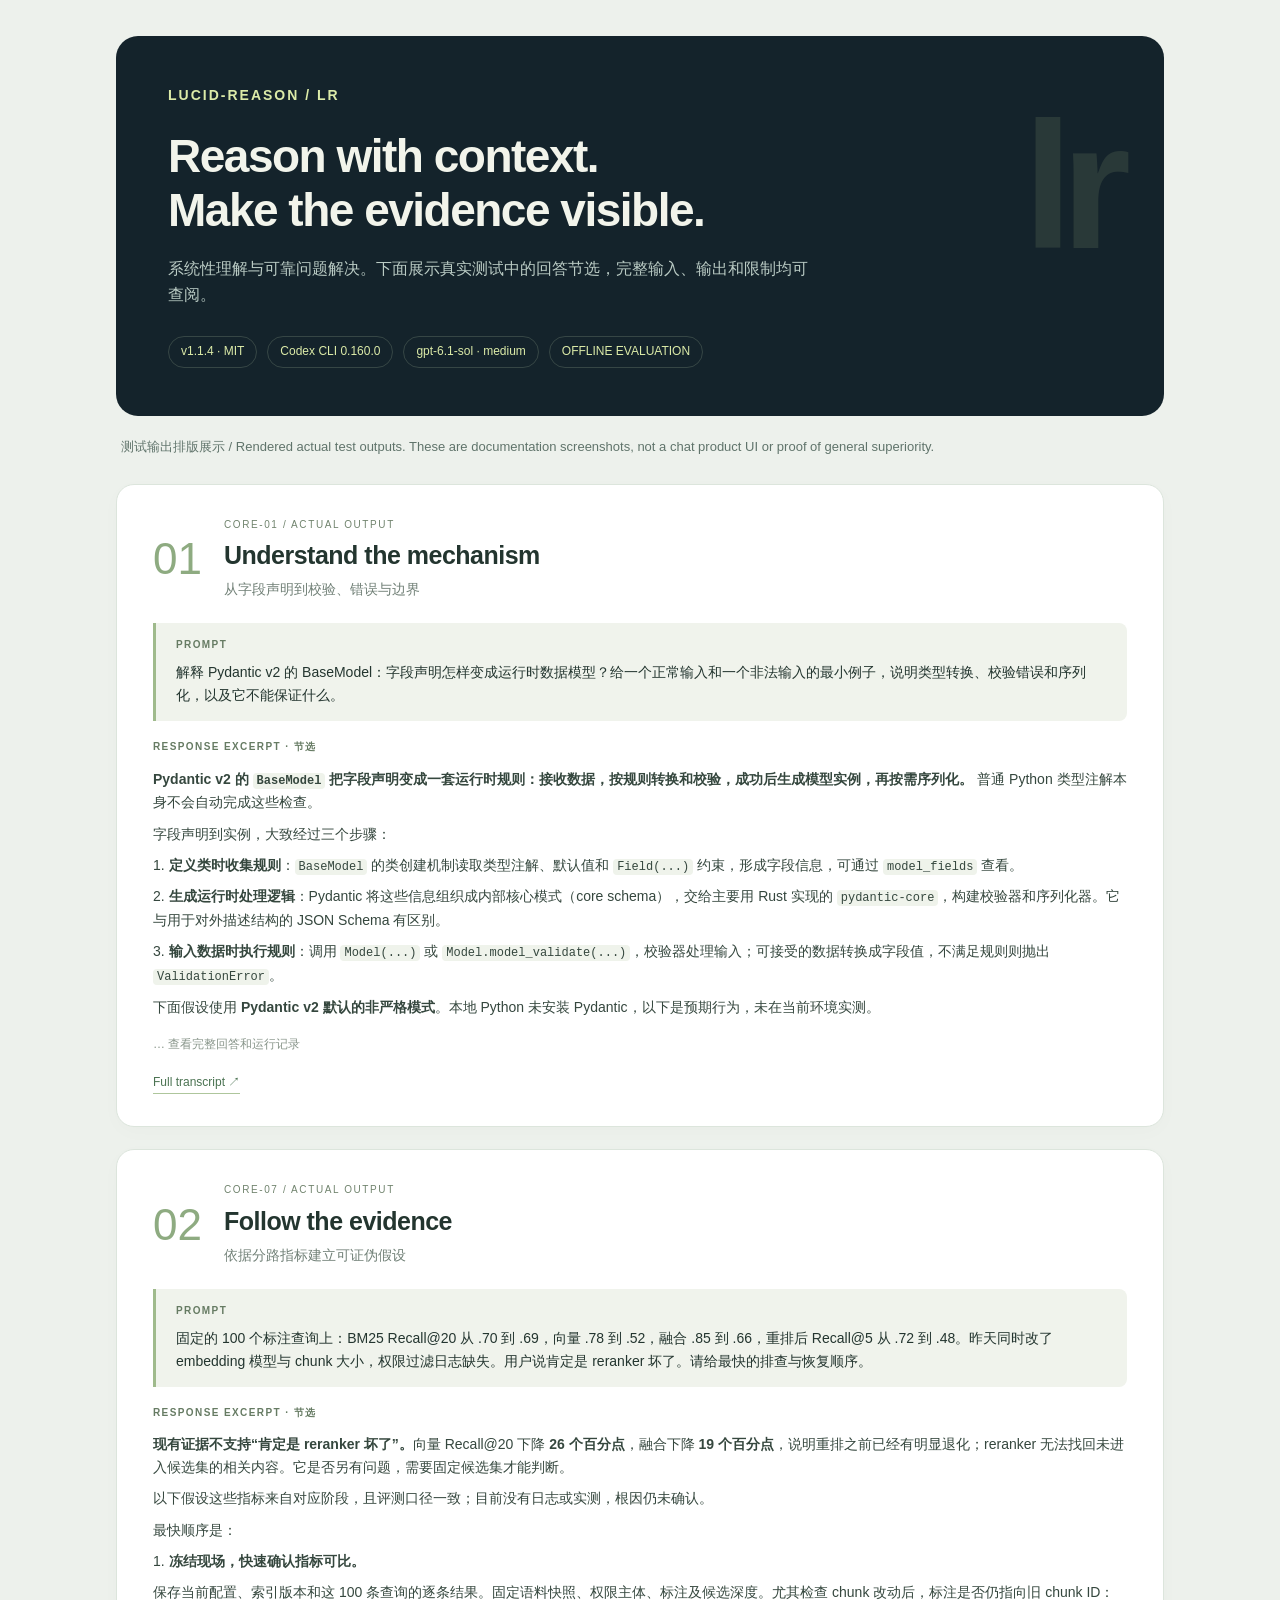
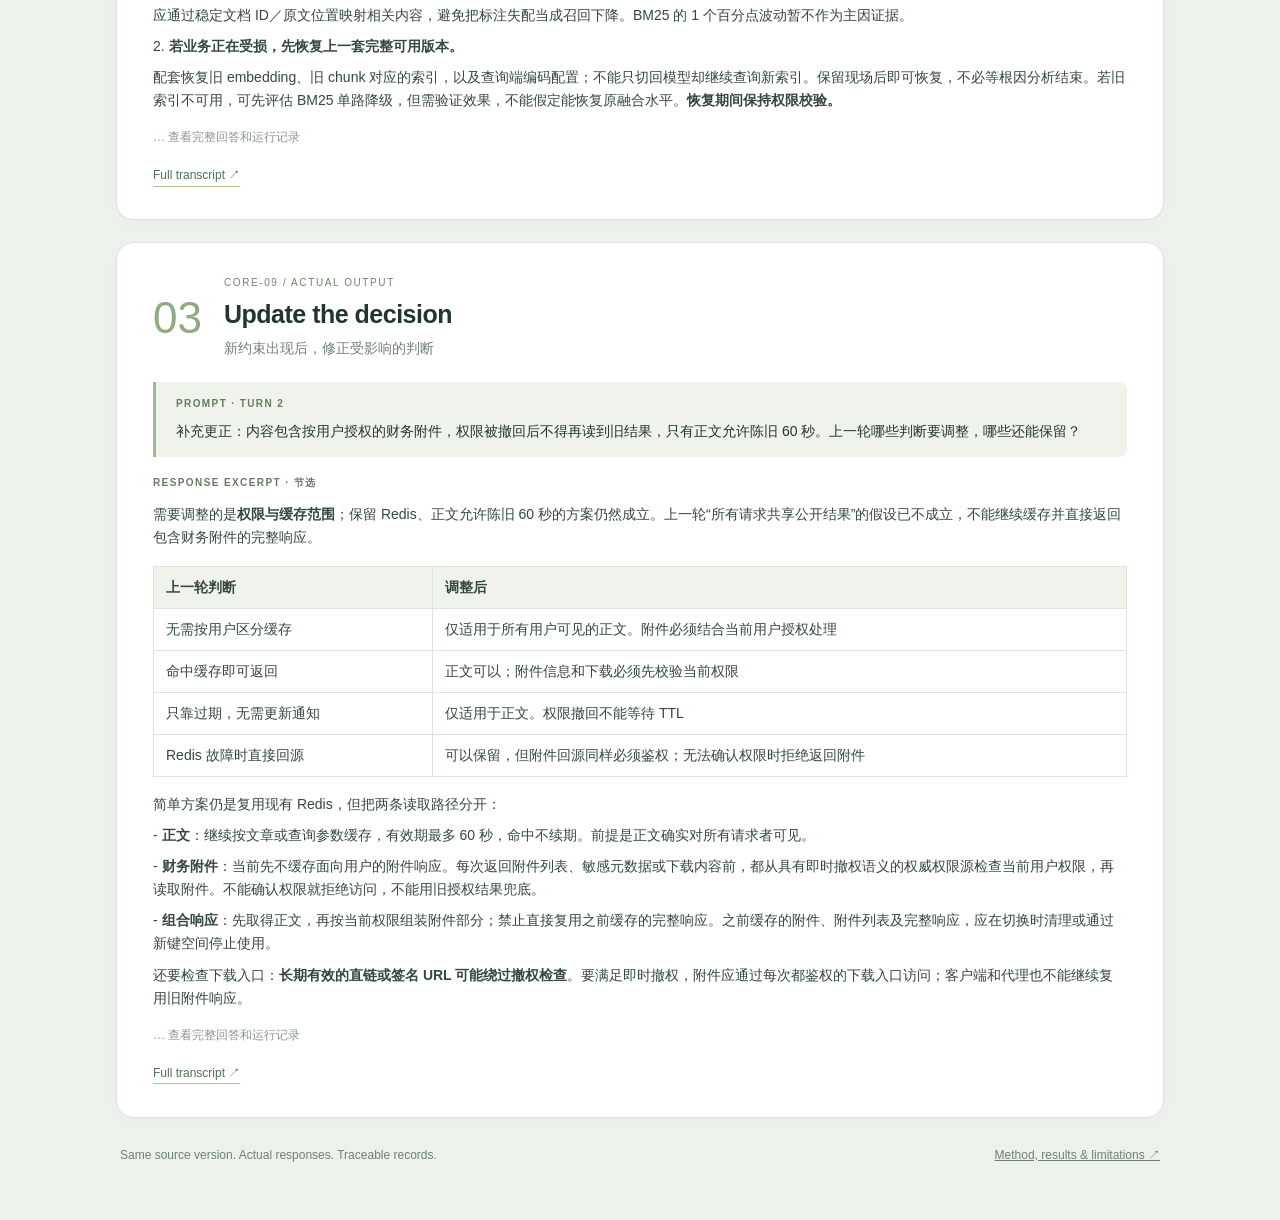
<file: docs/showcase.html>
<!doctype html><html lang="zh-CN"><head><meta charset="utf-8"><meta name="viewport" content="width=device-width,initial-scale=1">
<title>lucid-reason · Actual evaluation examples</title><style>
*{box-sizing:border-box}body{margin:0;background:#edf1ec;color:#23352f;font-family:Inter,"Noto Sans CJK SC","Microsoft YaHei",Arial,sans-serif;font-size:16px;line-height:1.65}main{max-width:1120px;margin:0 auto;padding:36px}header{background:#14232b;border-radius:22px;padding:48px 52px;color:#f2f4eb;position:relative;overflow:hidden}header:after{content:"lr";position:absolute;right:45px;top:1px;font-size:180px;font-weight:600;letter-spacing:-12px;color:#dceba81c}.brand{font-size:14px;letter-spacing:2px;color:#dceba8;font-weight:700}h1{font-size:46px;line-height:1.18;letter-spacing:-1.5px;margin:22px 0 18px;font-weight:600}header p{max-width:650px;color:#bacbc4;margin:0}.meta{display:flex;gap:10px;margin-top:28px;flex-wrap:wrap}.meta span{border:1px solid #697c6c66;border-radius:30px;padding:5px 12px;font-size:12px;color:#dceba8}.disclosure{font-size:13px;margin:20px 5px 26px;color:#60746b}.case{background:#fff;border:1px solid #dce5dc;border-radius:18px;padding:32px 36px;margin-bottom:22px;box-shadow:0 5px 20px #1d302805}.case-heading{display:flex;align-items:center;gap:22px;margin-bottom:22px}.number{font-size:44px;font-weight:300;color:#8eab81;line-height:1}.eyebrow{font-size:10px;letter-spacing:1.6px;color:#71846e;text-transform:uppercase}h2{font-size:25px;letter-spacing:-.5px;margin:2px 0;font-weight:600}.subtitle{font-size:14px;margin:0;color:#718077}.question{background:#f0f3ec;border-left:3px solid #9fba8c;padding:14px 20px;margin:0 0 18px;border-radius:0 8px 8px 0}.tag{display:block;font-size:10px;letter-spacing:1.4px;font-weight:600;color:#667b63}.question p{font-size:14px;margin:7px 0 0}.answer{font-size:14px;color:#35473e}.answer .tag{margin-bottom:12px}.answer p{margin:8px 0}.answer code{background:#eff3eb;border-radius:4px;padding:1px 4px;font-size:12px}.answer pre{background:#17252c;color:#dceba8;border-radius:10px;padding:18px;white-space:pre-wrap;overflow-wrap:anywhere;line-height:1.5}.answer pre code{background:none;color:inherit;padding:0}.excerpt-end{display:block;color:#89968b;font-size:12px;margin-top:16px}.record{display:inline-block;font-size:12px;color:#4b7352;text-decoration:none;border-bottom:1px solid #aec69c;margin-top:18px}footer{font-size:12px;color:#6e8073;padding:6px 4px 22px;display:flex;justify-content:space-between;gap:20px}a{color:inherit}@media(max-width:700px){main{padding:16px}header{padding:30px}h1{font-size:34px}.case{padding:24px}.case-heading{gap:14px}h2{font-size:22px}footer{display:block}}
.answer table{border-collapse:collapse;width:100%;margin:16px 0}.answer td{padding:9px 12px;border:1px solid #dce5dc}.answer tr:first-child{font-weight:600;background:#f0f3ec}</style></head><body><main><header><div class="brand">LUCID-REASON / LR</div><h1>Reason with context.<br>Make the evidence visible.</h1><p>系统性理解与可靠问题解决。下面展示真实测试中的回答节选，完整输入、输出和限制均可查阅。</p><div class="meta"><span>v1.1.4 · MIT</span><span>Codex CLI 0.160.0</span><span>gpt-6.1-sol · medium</span><span>OFFLINE EVALUATION</span></div></header><p class="disclosure">测试输出排版展示 / Rendered actual test outputs. These are documentation screenshots, not a chat product UI or proof of general superiority.</p><article class="case" id="concept">
<div class="case-heading"><span class="number">01</span><div><div class="eyebrow">core-01 / ACTUAL OUTPUT</div><h2>Understand the mechanism</h2><p class="subtitle">从字段声明到校验、错误与边界</p></div></div>
<div class="question"><span class="tag">PROMPT</span><p>解释 Pydantic v2 的 BaseModel：字段声明怎样变成运行时数据模型？给一个正常输入和一个非法输入的最小例子，说明类型转换、校验错误和序列化，以及它不能保证什么。</p></div>
<div class="answer"><span class="tag">RESPONSE EXCERPT · 节选</span><p><strong>Pydantic v2 的 <code>BaseModel</code> 把字段声明变成一套运行时规则：接收数据，按规则转换和校验，成功后生成模型实例，再按需序列化。</strong> 普通 Python 类型注解本身不会自动完成这些检查。</p>
<p>字段声明到实例，大致经过三个步骤：</p>
<p>1. <strong>定义类时收集规则</strong>：<code>BaseModel</code> 的类创建机制读取类型注解、默认值和 <code>Field(...)</code> 约束，形成字段信息，可通过 <code>model_fields</code> 查看。</p>
<p>2. <strong>生成运行时处理逻辑</strong>：Pydantic 将这些信息组织成内部核心模式（core schema），交给主要用 Rust 实现的 <code>pydantic-core</code>，构建校验器和序列化器。它与用于对外描述结构的 JSON Schema 有区别。</p>
<p>3. <strong>输入数据时执行规则</strong>：调用 <code>Model(...)</code> 或 <code>Model.model_validate(...)</code>，校验器处理输入；可接受的数据转换成字段值，不满足规则则抛出 <code>ValidationError</code>。</p>
<p>下面假设使用 <strong>Pydantic v2 默认的非严格模式</strong>。本地 Python 未安装 Pydantic，以下是预期行为，未在当前环境实测。</p><span class="excerpt-end">… 查看完整回答和运行记录</span></div>
<a class="record" href="../evals/results/release-v1.1.4/core-01-lr-r1.json">Full transcript ↗</a></article>
<article class="case" id="diagnosis">
<div class="case-heading"><span class="number">02</span><div><div class="eyebrow">core-07 / ACTUAL OUTPUT</div><h2>Follow the evidence</h2><p class="subtitle">依据分路指标建立可证伪假设</p></div></div>
<div class="question"><span class="tag">PROMPT</span><p>固定的 100 个标注查询上：BM25 Recall@20 从 .70 到 .69，向量 .78 到 .52，融合 .85 到 .66，重排后 Recall@5 从 .72 到 .48。昨天同时改了 embedding 模型与 chunk 大小，权限过滤日志缺失。用户说肯定是 reranker 坏了。请给最快的排查与恢复顺序。</p></div>
<div class="answer"><span class="tag">RESPONSE EXCERPT · 节选</span><p><strong>现有证据不支持“肯定是 reranker 坏了”。</strong>向量 Recall@20 下降 <strong>26 个百分点</strong>，融合下降 <strong>19 个百分点</strong>，说明重排之前已经有明显退化；reranker 无法找回未进入候选集的相关内容。它是否另有问题，需要固定候选集才能判断。</p>
<p>以下假设这些指标来自对应阶段，且评测口径一致；目前没有日志或实测，根因仍未确认。</p>
<p>最快顺序是：</p>
<p>1. <strong>冻结现场，快速确认指标可比。</strong>  </p>
<p>   保存当前配置、索引版本和这 100 条查询的逐条结果。固定语料快照、权限主体、标注及候选深度。尤其检查 chunk 改动后，标注是否仍指向旧 chunk ID：应通过稳定文档 ID／原文位置映射相关内容，避免把标注失配当成召回下降。BM25 的 1 个百分点波动暂不作为主因证据。</p>
<p>2. <strong>若业务正在受损，先恢复上一套完整可用版本。</strong>  </p>
<p>   配套恢复旧 embedding、旧 chunk 对应的索引，以及查询端编码配置；不能只切回模型却继续查询新索引。保留现场后即可恢复，不必等根因分析结束。若旧索引不可用，可先评估 BM25 单路降级，但需验证效果，不能假定能恢复原融合水平。<strong>恢复期间保持权限校验。</strong></p><span class="excerpt-end">… 查看完整回答和运行记录</span></div>
<a class="record" href="../evals/results/release-v1.1.4/core-07-lr-r1.json">Full transcript ↗</a></article>
<article class="case" id="continuity">
<div class="case-heading"><span class="number">03</span><div><div class="eyebrow">core-09 / ACTUAL OUTPUT</div><h2>Update the decision</h2><p class="subtitle">新约束出现后，修正受影响的判断</p></div></div>
<div class="question"><span class="tag">PROMPT · TURN 2</span><p>补充更正：内容包含按用户授权的财务附件，权限被撤回后不得再读到旧结果，只有正文允许陈旧 60 秒。上一轮哪些判断要调整，哪些还能保留？</p></div>
<div class="answer"><span class="tag">RESPONSE EXCERPT · 节选</span><p>需要调整的是<strong>权限与缓存范围</strong>；保留 Redis、正文允许陈旧 60 秒的方案仍然成立。上一轮“所有请求共享公开结果”的假设已不成立，不能继续缓存并直接返回包含财务附件的完整响应。</p>
<table><tr><td>上一轮判断</td><td>调整后</td></tr><tr><td>无需按用户区分缓存</td><td>仅适用于所有用户可见的正文。附件必须结合当前用户授权处理</td></tr><tr><td>命中缓存即可返回</td><td>正文可以；附件信息和下载必须先校验当前权限</td></tr><tr><td>只靠过期，无需更新通知</td><td>仅适用于正文。权限撤回不能等待 TTL</td></tr><tr><td>Redis 故障时直接回源</td><td>可以保留，但附件回源同样必须鉴权；无法确认权限时拒绝返回附件</td></tr></table>
<p>简单方案仍是复用现有 Redis，但把两条读取路径分开：</p>
<p>- <strong>正文</strong>：继续按文章或查询参数缓存，有效期最多 60 秒，命中不续期。前提是正文确实对所有请求者可见。</p>
<p>- <strong>财务附件</strong>：当前先不缓存面向用户的附件响应。每次返回附件列表、敏感元数据或下载内容前，都从具有即时撤权语义的权威权限源检查当前用户权限，再读取附件。不能确认权限就拒绝访问，不能用旧授权结果兜底。</p>
<p>- <strong>组合响应</strong>：先取得正文，再按当前权限组装附件部分；禁止直接复用之前缓存的完整响应。之前缓存的附件、附件列表及完整响应，应在切换时清理或通过新键空间停止使用。</p>
<p>还要检查下载入口：<strong>长期有效的直链或签名 URL 可能绕过撤权检查</strong>。要满足即时撤权，附件应通过每次都鉴权的下载入口访问；客户端和代理也不能继续复用旧附件响应。</p><span class="excerpt-end">… 查看完整回答和运行记录</span></div>
<a class="record" href="../evals/results/release-v1.1.4/core-09-lr-r1.json">Full transcript ↗</a></article><footer><span>Same source version. Actual responses. Traceable records.</span><a href="../evals/REPORT.md">Method, results & limitations ↗</a></footer></main></body></html>
</file>
<file: docs/showcase.css>
:root{color-scheme:light;--ink:#19342b;--muted:#52645c;--green:#17664f;--rule:#d9e2da;--paper:#fbfcf8;--soft:#edf3eb}*{box-sizing:border-box}html{scroll-behavior:smooth;scroll-padding-top:24px}body{margin:0;background:var(--paper);color:var(--ink);font-family:system-ui,-apple-system,"Noto Sans CJK SC","Microsoft YaHei",sans-serif;line-height:1.8}a{color:var(--green);text-underline-offset:4px}button,a,input{touch-action:manipulation}a:focus-visible,button:focus-visible,summary:focus-visible{outline:3px solid #c26b24;outline-offset:5px}nav,main,footer{width:min(1080px,calc(100% - 64px));margin:auto}nav{display:flex;align-items:center;justify-content:space-between;padding:24px 0;gap:20px;border-bottom:1px solid var(--rule);font-size:14px}nav strong{font-size:20px;letter-spacing:-.5px}nav a{text-decoration:none}nav .links{display:flex;gap:24px}.hero{padding:68px 0 50px;max-width:860px}.eyebrow{font-size:12px;font-weight:700;letter-spacing:1.4px;color:var(--green)}h1{font-size:clamp(36px,5.4vw,62px);font-weight:650;letter-spacing:-2px;line-height:1.25;margin:18px 0 24px}h1 span{color:var(--green)}.lead{font-size:20px;line-height:1.8;max-width:760px;color:var(--muted)}.meta{font-size:13px;color:var(--muted);margin:22px 0}.actions{display:flex;flex-wrap:wrap;gap:12px;margin:26px 0 0}.button{display:inline-block;padding:10px 20px;border:1px solid var(--green);border-radius:6px;text-decoration:none;font-size:15px;font-weight:600;background:var(--green);color:white}.button.secondary{background:transparent;color:var(--green)}.path{display:flex;flex-wrap:wrap;gap:12px 28px;padding:20px 0 32px;border-bottom:1px solid var(--rule);font-size:14px}.path a{text-decoration:none}.path b{font-variant-numeric:tabular-nums;margin-right:8px}.section{padding:56px 0;border-bottom:1px solid var(--rule)}h2{font-size:clamp(25px,3.4vw,36px);line-height:1.4;font-weight:650;letter-spacing:-.6px;margin:0 0 18px}.intro{font-size:17px;max-width:780px;color:var(--muted);margin:0 0 28px}.preview{margin:30px 0 18px}.preview img{display:block;width:100%;height:auto;border:1px solid var(--rule);border-radius:9px;background:white}figcaption{font-size:13px;color:var(--muted);margin-top:12px}video{display:block;width:100%;height:auto;max-height:720px;border:1px solid var(--rule);border-radius:9px;background:white}.story{display:grid;grid-template-columns:190px 1fr;gap:36px;padding:36px 0;border-top:1px solid var(--rule)}.story:first-of-type{margin-top:32px}.stage{font-size:14px;color:var(--green)}.stage b{display:block;font-size:44px;font-weight:450;line-height:1.3;color:#7b9986}.story h3{font-size:23px;line-height:1.5;margin:0 0 12px;letter-spacing:-.4px}.story p{margin:12px 0}.prompt{color:var(--muted)}.prompt strong{color:var(--ink)}blockquote{border-left:3px solid #6d9a7c;margin:24px 0;padding:6px 0 6px 22px;font-size:18px;line-height:1.85}blockquote p{margin:0!important}.quote-label{font-size:12px;color:var(--muted);margin-top:10px}.why{background:var(--soft);padding:15px 20px;border-radius:5px;font-size:15px}.invariants{border-top:1px solid var(--rule);padding-top:24px;color:var(--muted)}.source{background:white;border:1px solid var(--rule);border-radius:7px;margin:24px 0;padding:20px 24px}.source p{font-size:14px;color:var(--muted);margin:8px 0}.sources{display:flex;flex-wrap:wrap;gap:10px 24px;font-size:14px;margin:20px 0}details{border-top:1px solid var(--rule);padding:20px 0}summary{cursor:pointer;font-weight:650;font-size:17px}details .label{font-size:13px;color:var(--muted);margin-top:24px}.verbatim{white-space:pre-wrap;overflow-wrap:anywhere;font:inherit;font-size:15px;line-height:1.9;margin:14px 0 26px;max-width:850px}.full-prompt{background:var(--soft);border-radius:5px;padding:20px;font-size:14px}.disclosure{font-size:14px;color:var(--muted);max-width:830px}footer{padding:30px 0 42px;display:flex;gap:22px;justify-content:space-between;font-size:13px;color:var(--muted)}@media(prefers-reduced-motion:reduce){html{scroll-behavior:auto}}@media(max-width:650px){nav,main,footer{width:calc(100% - 36px)}nav{padding:18px 0}nav .links{gap:16px}nav .optional{display:none}.hero{padding:42px 0 32px}h1{letter-spacing:-1.1px}.lead{font-size:17px}.meta{line-height:1.8}.section{padding:38px 0}.path{gap:10px 20px}.story{display:block;padding:28px 0}.stage{display:flex;align-items:center;gap:12px;margin-bottom:18px}.stage b{font-size:26px}.story h3{font-size:21px}blockquote{font-size:17px;padding-left:16px}.source{padding:16px}.button{padding:9px 16px}footer{display:block}footer span{display:block;margin:8px 0}.verbatim{font-size:14px}}
</file>
